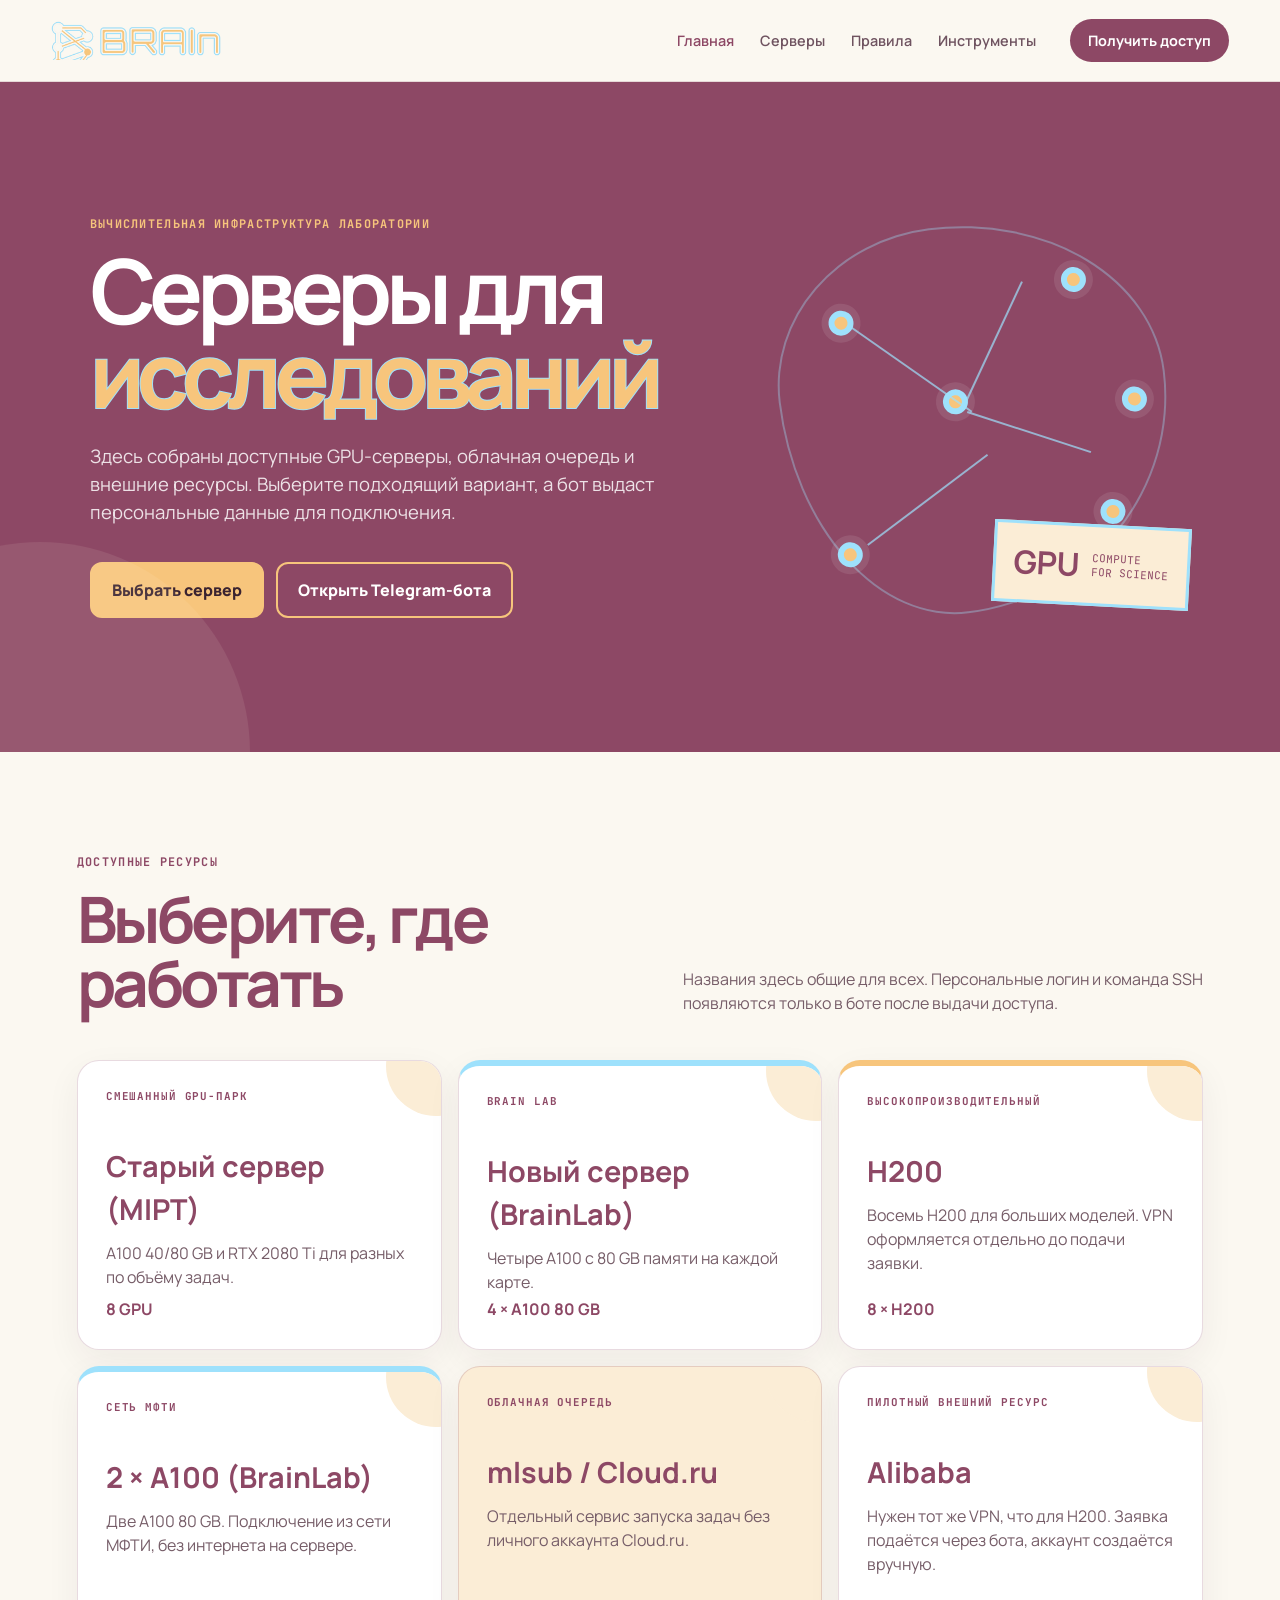
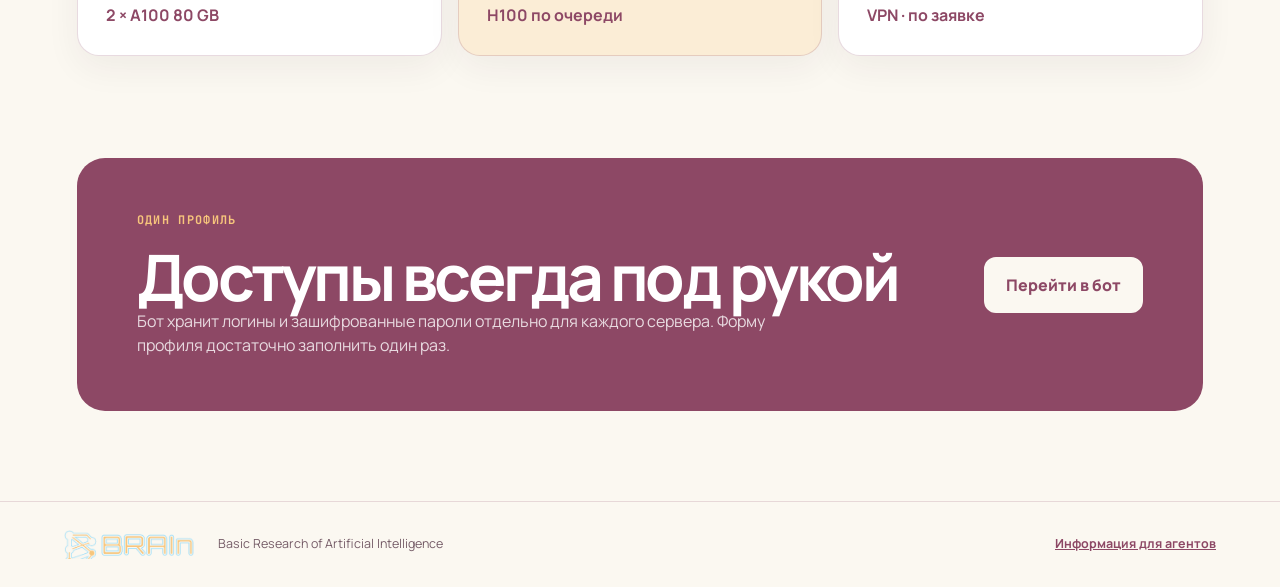
<file: index.html>
<!doctype html>
<html lang="ru">
<head>
    <meta charset="utf-8">
    <meta name="viewport" content="width=device-width,initial-scale=1">
    <meta name="description" content="Серверы и вычислительные сервисы BRAIn Lab">
    <title>Серверы BRAIn Lab</title>
    <link rel="preconnect" href="https://fonts.googleapis.com">
    <link rel="preconnect" href="https://fonts.gstatic.com" crossorigin>
    <link href="https://fonts.googleapis.com/css2?family=Manrope:wght@400;500;600;700;800&family=JetBrains+Mono:wght@500;600&display=swap" rel="stylesheet">
    <link rel="stylesheet" href="styles.css">
</head>
<body class="ops-site brand-site">
    <nav class="ops-nav">
        <a class="lab-brand" href="index.html"><img src="assets/brain_logo_notag.png" alt="BRAIn Lab"></a>
        <div class="ops-links"><a class="active" href="index.html">Главная</a><a href="servers.html">Серверы</a><a href="rules.html">Правила</a><a href="tools.html">Инструменты</a></div>
        <a class="bot-link" href="https://t.me/brainlab_server_access_bot">Получить доступ</a>
    </nav>

    <main>
        <section class="brand-hero">
            <div class="brand-hero-copy">
                <p class="brand-kicker">Вычислительная инфраструктура лаборатории</p>
                <h1>Серверы для<br><span>исследований</span></h1>
                <p>Здесь собраны доступные GPU-серверы, облачная очередь и внешние ресурсы. Выберите подходящий вариант, а бот выдаст персональные данные для подключения.</p>
                <div class="hero-actions"><a class="brand-button primary" href="servers.html">Выбрать сервер</a><a class="brand-button" href="https://t.me/brainlab_server_access_bot">Открыть Telegram-бота</a></div>
            </div>
            <div class="brand-hero-art" aria-hidden="true">
                <div class="node-map"><i></i><i></i><i></i><i></i><i></i><i></i><span class="edge e1"></span><span class="edge e2"></span><span class="edge e3"></span><span class="edge e4"></span></div>
                <div class="hero-stamp"><b>GPU</b><span>compute<br>for science</span></div>
            </div>
        </section>

        <section class="brand-resources">
            <header class="brand-section-head"><div><p class="brand-kicker">Доступные ресурсы</p><h2>Выберите, где работать</h2></div><p>Названия здесь общие для всех. Персональные логин и команда SSH появляются только в боте после выдачи доступа.</p></header>
            <div class="brand-card-grid">
                <a class="brand-card old" href="servers.html#old-server"><span>Смешанный GPU-парк</span><h3>Старый сервер (MIPT)</h3><p>A100 40/80 GB и RTX 2080 Ti для разных по объёму задач.</p><b>8 GPU</b></a>
                <a class="brand-card fresh" href="servers.html#new-server"><span>BRAIn Lab</span><h3>Новый сервер (BrainLab)</h3><p>Четыре A100 с 80 GB памяти на каждой карте.</p><b>4 × A100 80 GB</b></a>
                <a class="brand-card h200" href="servers.html#h200"><span>Высокопроизводительный</span><h3>H200</h3><p>Восемь H200 для больших моделей. VPN оформляется отдельно до подачи заявки.</p><b>8 × H200</b></a>
                <a class="brand-card fresh" href="servers.html#two-a100"><span>Сеть МФТИ</span><h3>2 × A100 (BrainLab)</h3><p>Две A100 80 GB. Подключение из сети МФТИ, без интернета на сервере.</p><b>2 × A100 80 GB</b></a>
                <a class="brand-card cloud" href="servers.html#mlsub"><span>Облачная очередь</span><h3>mlsub / Cloud.ru</h3><p>Отдельный сервис запуска задач без личного аккаунта Cloud.ru.</p><b>H100 по очереди</b></a>
                <a class="brand-card" href="servers.html#alibaba-ascend"><span>Пилотный внешний ресурс</span><h3>Alibaba</h3><p>Нужен тот же VPN, что для H200. Заявка подаётся через бота, аккаунт создаётся вручную.</p><b>VPN · по заявке</b></a>
            </div>
        </section>

        <section class="brand-bot-band"><div><p class="brand-kicker">Один профиль</p><h2>Доступы всегда под рукой</h2><p>Бот хранит логины и зашифрованные пароли отдельно для каждого сервера. Форму профиля достаточно заполнить один раз.</p></div><a class="brand-button light" href="https://t.me/brainlab_server_access_bot">Перейти в бот</a></section>
    </main>
    <footer class="brand-footer"><img src="assets/brain_logo_notag.png" alt="BRAIn Lab"><span>Basic Research of Artificial Intelligence</span><a href="llms.txt">Информация для агентов</a></footer>
</body>
</html>
</file>
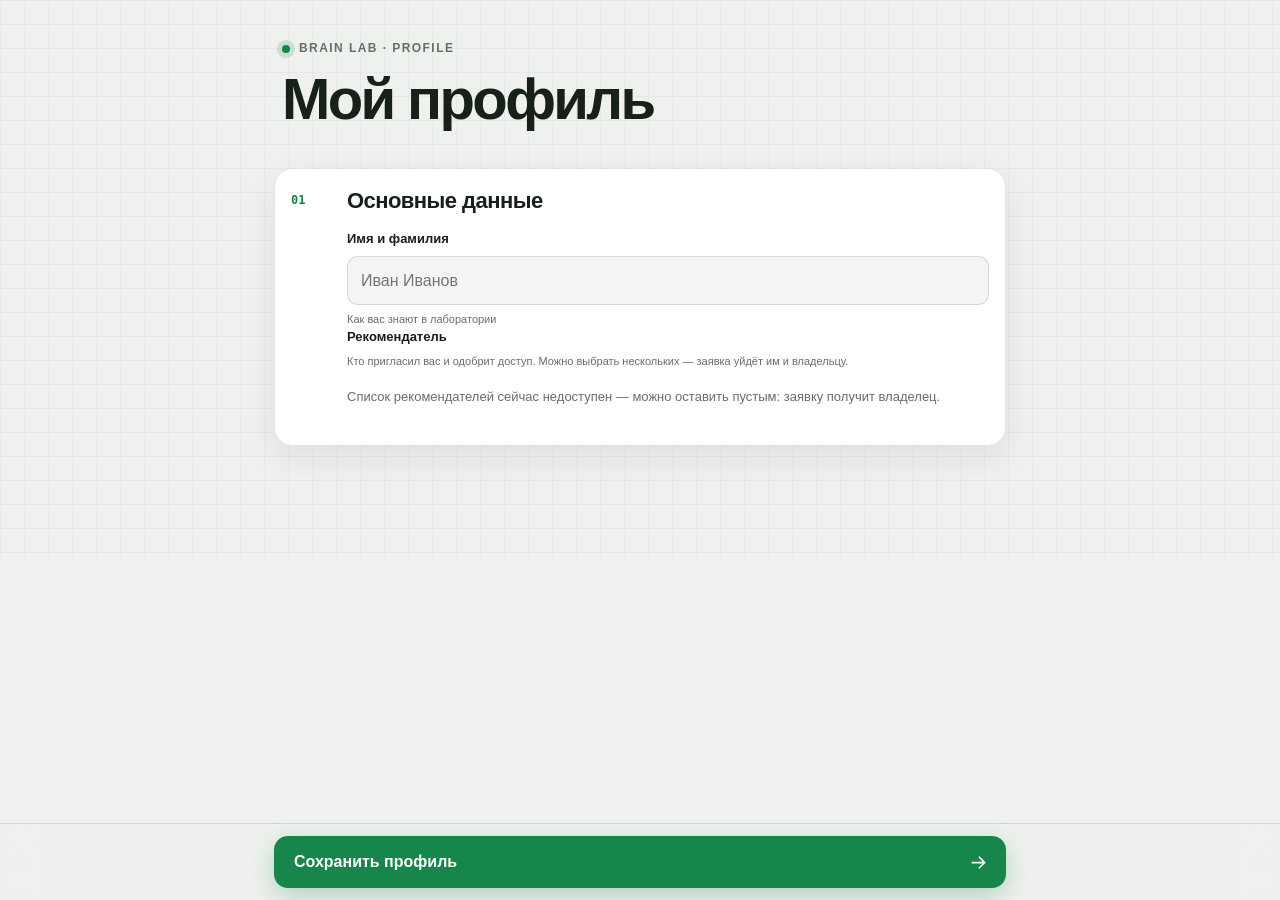
<file: access-form.html>
<!DOCTYPE html>
<html lang="ru">
<head>
    <meta charset="UTF-8">
    <meta name="viewport" content="width=device-width, initial-scale=1, viewport-fit=cover">
    <meta name="color-scheme" content="light dark">
    <title>BRAIn Lab — мой профиль</title>
    <link rel="stylesheet" href="access-form.css">
    <script src="https://telegram.org/js/telegram-web-app.js"></script>
</head>
<body>
    <main class="shell shell-compact">
        <header class="form-header">
            <div class="eyebrow"><span class="status-dot"></span>BRAIn Lab · Profile</div>
            <h1>Мой профиль</h1>
        </header>

        <form id="access-form" novalidate>
            <section class="form-section" aria-labelledby="identity-title">
                <div class="section-number">01</div>
                <div class="section-content">
                    <h2 id="identity-title">Основные данные</h2>
                    <div class="field-grid">
                        <label class="field field-wide">
                            <span>Имя и фамилия</span>
                            <input id="full-name" name="full_name" type="text" autocomplete="name" maxlength="120" placeholder="Иван Иванов" required>
                            <small>Как вас знают в лаборатории</small>
                        </label>
                    </div>

                    <label class="field field-wide">
                        <span>Рекомендатель</span>
                        <small>Кто пригласил вас и одобрит доступ. Можно выбрать нескольких — заявка уйдёт им и владельцу.</small>
                    </label>
                    <div class="server-grid" id="recommender-grid" role="group" aria-label="Рекомендатели"></div>
                    <p class="section-hint" id="recommender-empty" hidden>Список рекомендателей сейчас недоступен — можно оставить пустым: заявку получит владелец.</p>
                </div>
            </section>

            <div id="form-error" class="form-error" role="alert" hidden></div>

            <div class="submit-dock">
                <button id="submit-button" class="submit-button" type="submit">
                    <span>Сохранить профиль</span>
                    <svg viewBox="0 0 24 24" aria-hidden="true"><path d="M5 12h14M13 6l6 6-6 6"/></svg>
                </button>
            </div>
        </form>
    </main>
    <script src="access-form.js?v=recommender-picker-20261102"></script>
</body>
</html>
</file>
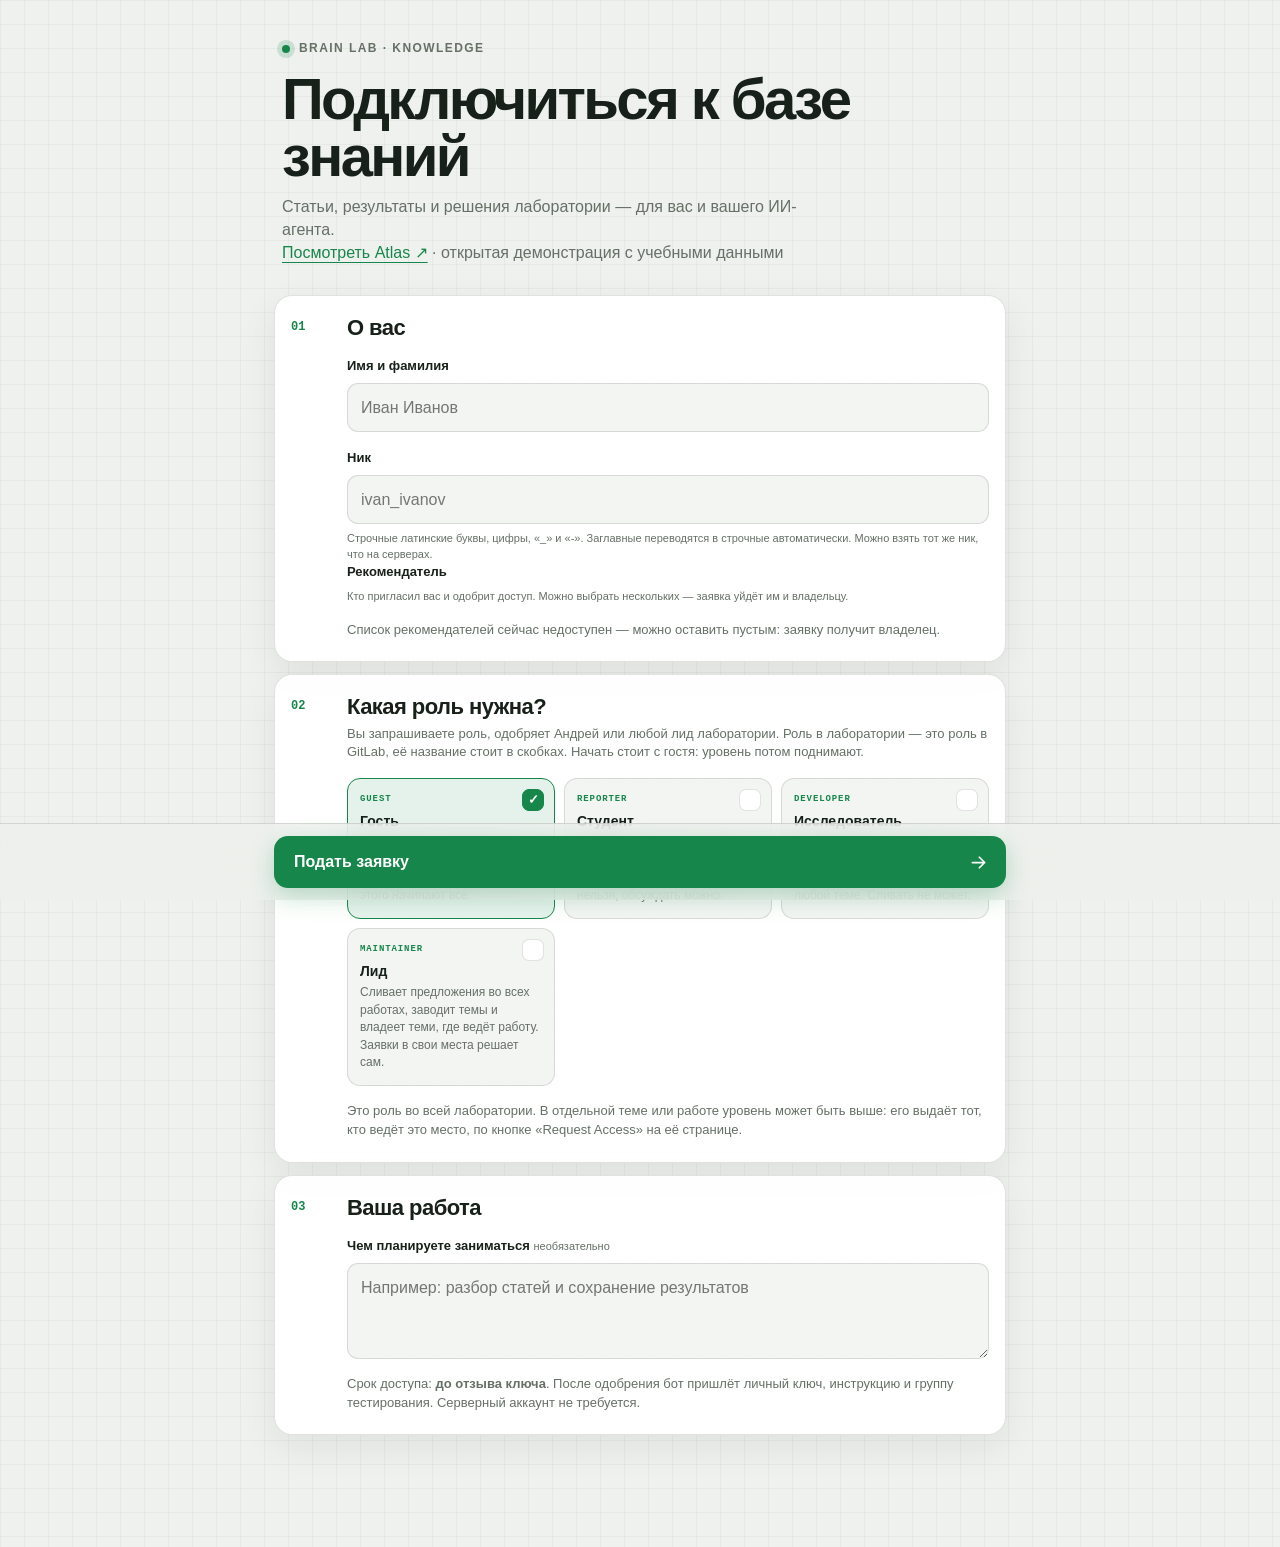
<file: mcp-form.html>
<!DOCTYPE html>
<html lang="ru">
<head>
    <meta charset="UTF-8">
    <meta name="viewport" content="width=device-width, initial-scale=1, viewport-fit=cover">
    <meta name="color-scheme" content="light dark">
    <title>BRAIn Lab — доступ к базе знаний</title>
    <link rel="stylesheet" href="access-form.css?v=roles-20261018">
    <style>
        .form-header a { color: var(--accent); text-underline-offset: 4px; }
        .server-card small { font-size: 12px; line-height: 1.45; }
        .server-grid + .section-hint, .field + .section-hint { margin: 16px 0 0; }
        .server-card:focus-within { outline: 2px solid var(--accent); outline-offset: 3px; }
    </style>
    <script src="https://telegram.org/js/telegram-web-app.js"></script>
</head>
<body>
    <main class="shell">
        <header class="form-header">
            <div class="eyebrow"><span class="status-dot"></span>BRAIn Lab · Knowledge</div>
            <h1>Подключиться к базе знаний</h1>
            <p>Статьи, результаты и решения лаборатории — для вас и вашего ИИ-агента.</p>
            <p><a href="https://brain-lab-research.github.io/claude-brainlab/lab-showcase/#memory" target="_blank" rel="noopener noreferrer">Посмотреть Atlas ↗</a> · открытая демонстрация с учебными данными</p>
        </header>
        <form id="server-form" novalidate>
            <section class="form-section" aria-labelledby="profile-title">
                <div class="section-number">01</div>
                <div class="section-content">
                    <h2 id="profile-title">О вас</h2>
                    <div class="field-grid">
                        <label class="field field-wide"><span>Имя и фамилия</span>
                            <input id="full-name" autocomplete="name" maxlength="120" placeholder="Иван Иванов" required>
                        </label>
                        <label class="field field-wide"><span>Ник</span>
                            <input id="username" autocapitalize="none" autocomplete="username" spellcheck="false" maxlength="32" pattern="[a-z_][a-z0-9_\-]{0,31}" placeholder="ivan_ivanov" required>
                            <small>Строчные латинские буквы, цифры, «_» и «-». Заглавные переводятся в строчные автоматически. Можно взять тот же ник, что на серверах.</small>
                        </label>
                    </div>
                    <label class="field field-wide"><span>Рекомендатель</span>
                        <small>Кто пригласил вас и одобрит доступ. Можно выбрать нескольких — заявка уйдёт им и владельцу.</small>
                    </label>
                    <div class="server-grid" id="recommender-grid" role="group" aria-label="Рекомендатели"></div>
                    <p class="section-hint" id="recommender-empty" hidden>Список рекомендателей сейчас недоступен — можно оставить пустым: заявку получит владелец.</p>
                </div>
            </section>
            <section class="form-section" aria-labelledby="role-title">
                <div class="section-number">02</div>
                <div class="section-content">
                    <h2 id="role-title">Какая роль нужна?</h2>
                    <p class="section-hint">Вы запрашиваете роль, одобряет Андрей или любой лид лаборатории. Роль в лаборатории — это роль в GitLab, её название стоит в скобках. Начать стоит с гостя: уровень потом поднимают.</p>
                    <div class="server-grid">
                        <label class="server-card"><input type="radio" name="role" value="guest" checked>
                            <span class="server-check" aria-hidden="true">✓</span><span class="server-kicker">GUEST</span>
                            <b>Гость</b><small>Видит дерево направлений, тем и работ и всю литературу. Содержимое работ закрыто. С этого начинают все.</small>
                        </label>
                        <label class="server-card"><input type="radio" name="role" value="reporter">
                            <span class="server-check" aria-hidden="true">✓</span><span class="server-kicker">REPORTER</span>
                            <b>Студент</b><small>Читает все работы целиком: утверждения, прогоны, рукописи, обсуждения. Писать нельзя, обсуждать можно.</small>
                        </label>
                        <label class="server-card"><input type="radio" name="role" value="developer">
                            <span class="server-check" aria-hidden="true">✓</span><span class="server-kicker">DEVELOPER</span>
                            <b>Исследователь</b><small>Права студента плюс работа: ветки и предложения в любой работе, свои новые работы в любой теме. Сливать не может.</small>
                        </label>
                        <label class="server-card"><input type="radio" name="role" value="lead">
                            <span class="server-check" aria-hidden="true">✓</span><span class="server-kicker">MAINTAINER</span>
                            <b>Лид</b><small>Сливает предложения во всех работах, заводит темы и владеет теми, где ведёт работу. Заявки в свои места решает сам.</small>
                        </label>
                    </div>
                    <p class="section-hint">Это роль во всей лаборатории. В отдельной теме или работе уровень может быть выше: его выдаёт тот, кто ведёт это место, по кнопке «Request Access» на её странице.</p>
                </div>
            </section>
            <section class="form-section" aria-labelledby="work-title">
                <div class="section-number">03</div>
                <div class="section-content">
                    <h2 id="work-title">Ваша работа</h2>
                    <label class="field"><span>Чем планируете заниматься <i>необязательно</i></span>
                        <textarea id="activity" maxlength="500" rows="3" placeholder="Например: разбор статей и сохранение результатов"></textarea>
                    </label>
                    <p class="section-hint">Срок доступа: <b>до отзыва ключа</b>. После одобрения бот пришлёт личный ключ, инструкцию и группу тестирования. Серверный аккаунт не требуется.</p>
                </div>
            </section>
            <div id="form-error" class="form-error" role="alert" hidden></div>
            <div class="submit-dock"><button id="submit-button" class="submit-button" type="submit">
                <span>Подать заявку</span><svg viewBox="0 0 24 24" aria-hidden="true"><path d="M5 12h14M13 6l6 6-6 6"/></svg>
            </button></div>
        </form>
    </main>
    <script src="mcp-form.js?v=recommender-picker-20261102"></script>
</body>
</html>
</file>
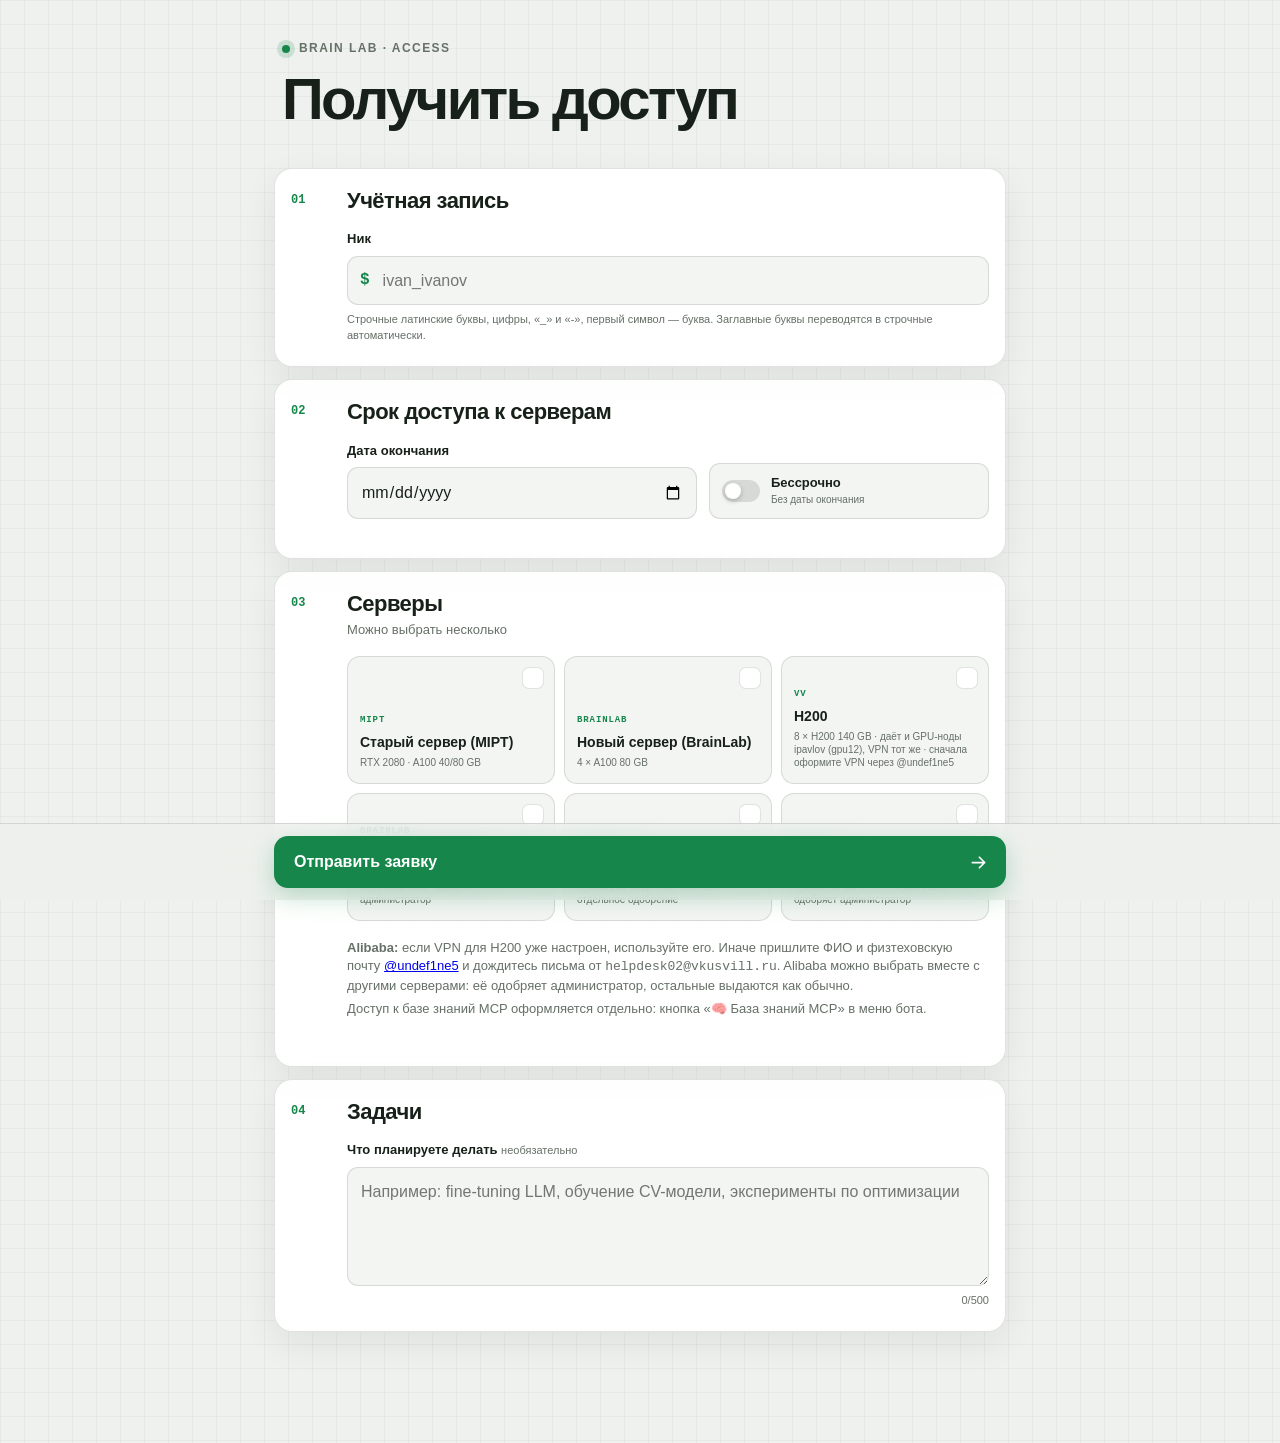
<file: server-form.html>
<!DOCTYPE html>
<html lang="ru">
<head>
    <meta charset="UTF-8">
    <meta name="viewport" content="width=device-width, initial-scale=1, viewport-fit=cover">
    <meta name="color-scheme" content="light dark">
    <title>BRAIn Lab — доступы</title>
    <link rel="stylesheet" href="access-form.css?v=access-cleanup-20261001">
    <script src="https://telegram.org/js/telegram-web-app.js"></script>
</head>
<body>
    <main class="shell">
        <header class="form-header">
            <div class="eyebrow"><span class="status-dot"></span>BRAIn Lab · Access</div>
            <h1>Получить доступ</h1>
        </header>

        <form id="server-form" novalidate>
            <section class="form-section" aria-labelledby="account-title">
                <div class="section-number">01</div>
                <div class="section-content">
                    <h2 id="account-title">Учётная запись</h2>
                    <label class="field">
                        <span>Ник</span>
                        <div class="input-prefix"><b>$</b><input id="server-username" name="server_username" type="text" autocapitalize="none" autocomplete="off" spellcheck="false" maxlength="32" pattern="[a-z_][a-z0-9_\-]{0,31}" placeholder="ivan_ivanov" required></div>
                        <small>Строчные латинские буквы, цифры, «_» и «-», первый символ — буква. Заглавные буквы переводятся в строчные автоматически.</small>
                    </label>
                </div>
            </section>

            <section class="form-section" aria-labelledby="term-title">
                <div class="section-number">02</div>
                <div class="section-content">
                    <h2 id="term-title">Срок доступа к серверам</h2>
                    <div class="term-control">
                        <label class="field date-field">
                            <span>Дата окончания</span>
                            <input id="access-date" name="access_date" type="date">
                        </label>
                        <label class="switch-card">
                            <input id="indefinite" name="indefinite" type="checkbox">
                            <span class="switch" aria-hidden="true"></span>
                            <span><b>Бессрочно</b><small>Без даты окончания</small></span>
                        </label>
                    </div>
                    <p class="field-error" id="term-error" role="alert"></p>
                </div>
            </section>

            <section class="form-section" aria-labelledby="servers-title">
                <div class="section-number">03</div>
                <div class="section-content">
                    <h2 id="servers-title">Серверы</h2>
                    <p class="section-hint">Можно выбрать несколько</p>
                    <div class="server-grid">
                        <label class="server-card">
                            <input type="checkbox" name="servers" value="shkodnik_opt">
                            <span class="server-check" aria-hidden="true">✓</span>
                            <span class="server-kicker">MIPT</span>
                            <b>Старый сервер (MIPT)</b>
                            <small>RTX 2080 · A100 40/80 GB</small>
                        </label>
                        <label class="server-card">
                            <input type="checkbox" name="servers" value="brain_lab">
                            <span class="server-check" aria-hidden="true">✓</span>
                            <span class="server-kicker">BRAINLAB</span>
                            <b>Новый сервер (BrainLab)</b>
                            <small>4 × A100 80 GB</small>
                        </label>
                        <label class="server-card">
                            <input type="checkbox" name="servers" value="vv_h200">
                            <span class="server-check" aria-hidden="true">✓</span>
                            <span class="server-kicker">VV</span>
                            <b>H200</b>
                            <small>8 × H200 140 GB · даёт и GPU-ноды ipavlov (gpu12), VPN тот же · сначала оформите VPN через @undef1ne5</small>
                        </label>
                        <label class="server-card">
                            <input type="checkbox" name="servers" value="2_a100_brain">
                            <span class="server-check" aria-hidden="true">✓</span>
                            <span class="server-kicker">BRAINLAB</span>
                            <b>2 × A100 (BrainLab)</b>
                            <small>2 × A100 80 GB · только сеть МФТИ, без интернета · одобряет администратор</small>
                        </label>
                        <label class="server-card service-card">
                            <input type="checkbox" name="servers" value="mlsub">
                            <span class="server-check" aria-hidden="true">✓</span>
                            <span class="server-kicker">CLOUD.RU</span>
                            <b>mlsub</b>
                            <small>Нужен уже выданный BrainLab · отдельное одобрение</small>
                        </label>
                        <label class="server-card service-card">
                            <input type="checkbox" name="servers" value="alibaba_ascend">
                            <span class="server-check" aria-hidden="true">✓</span>
                            <span class="server-kicker">PILOT</span>
                            <b>Alibaba</b>
                            <small>Нужен тот же VPN, что для H200 · одобряет администратор</small>
                        </label>
                    </div>
                    <p class="section-hint"><b>Alibaba:</b> если VPN для H200 уже настроен, используйте его. Иначе пришлите ФИО и физтеховскую почту <a href="https://t.me/undef1ne5">@undef1ne5</a> и дождитесь письма от <code>helpdesk02@vkusvill.ru</code>. Alibaba можно выбрать вместе с другими серверами: её одобряет администратор, остальные выдаются как обычно.</p>
                    <p class="section-hint">Доступ к базе знаний MCP оформляется отдельно: кнопка «🧠 База знаний MCP» в меню бота.</p>                    <p class="field-error" id="servers-error" role="alert"></p>
                </div>
            </section>

            <section class="form-section" aria-labelledby="activity-title">
                <div class="section-number">04</div>
                <div class="section-content">
                    <h2 id="activity-title">Задачи</h2>
                    <label class="field">
                        <span>Что планируете делать <i>необязательно</i></span>
                        <textarea id="activity" name="activity" maxlength="500" rows="4" placeholder="Например: fine-tuning LLM, обучение CV-модели, эксперименты по оптимизации"></textarea>
                        <small class="counter"><span id="activity-count">0</span>/500</small>
                    </label>
                </div>
            </section>

            <div id="form-error" class="form-error" role="alert" hidden></div>

            <div class="submit-dock">
                <button id="submit-button" class="submit-button" type="submit">
                    <span>Отправить заявку</span>
                    <svg viewBox="0 0 24 24" aria-hidden="true"><path d="M5 12h14M13 6l6 6-6 6"/></svg>
                </button>
            </div>
        </form>
    </main>
    <script src="server-form.js?v=access-cleanup-20261001"></script>
</body>
</html>
</file>
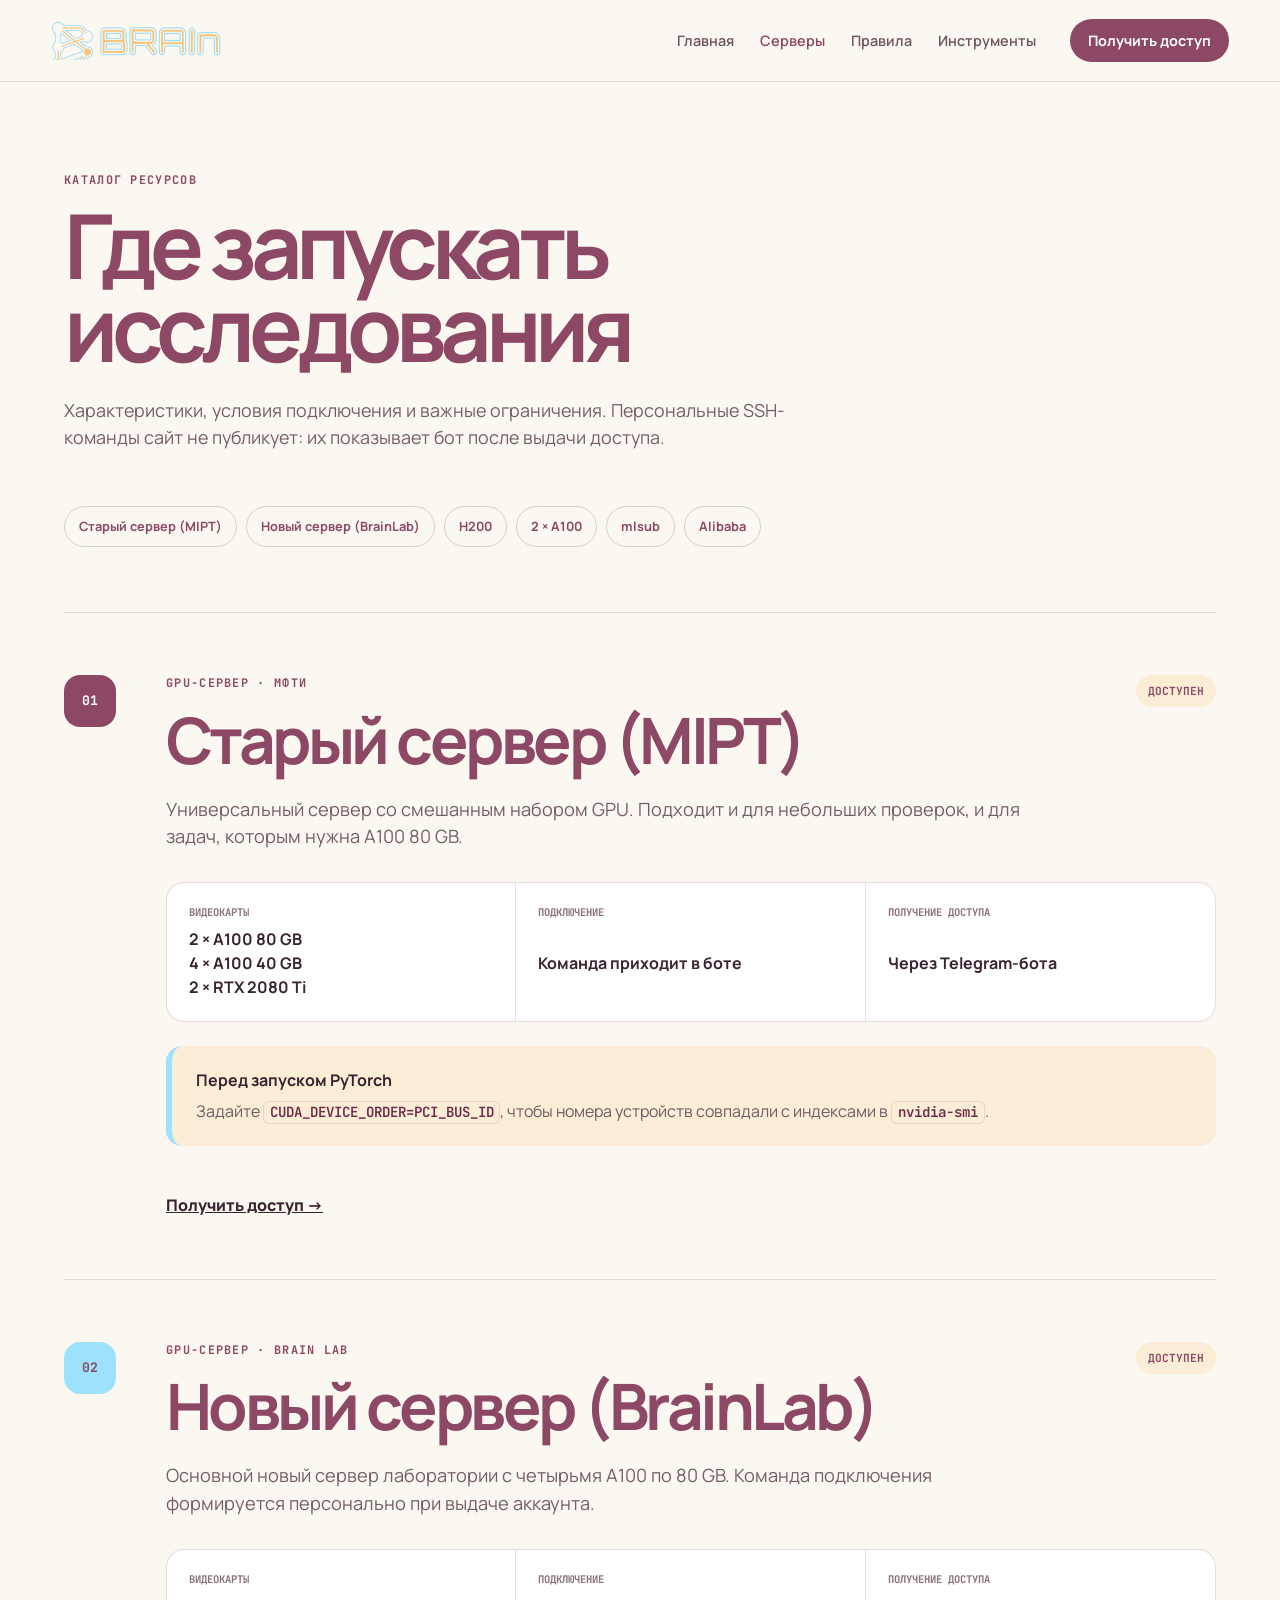
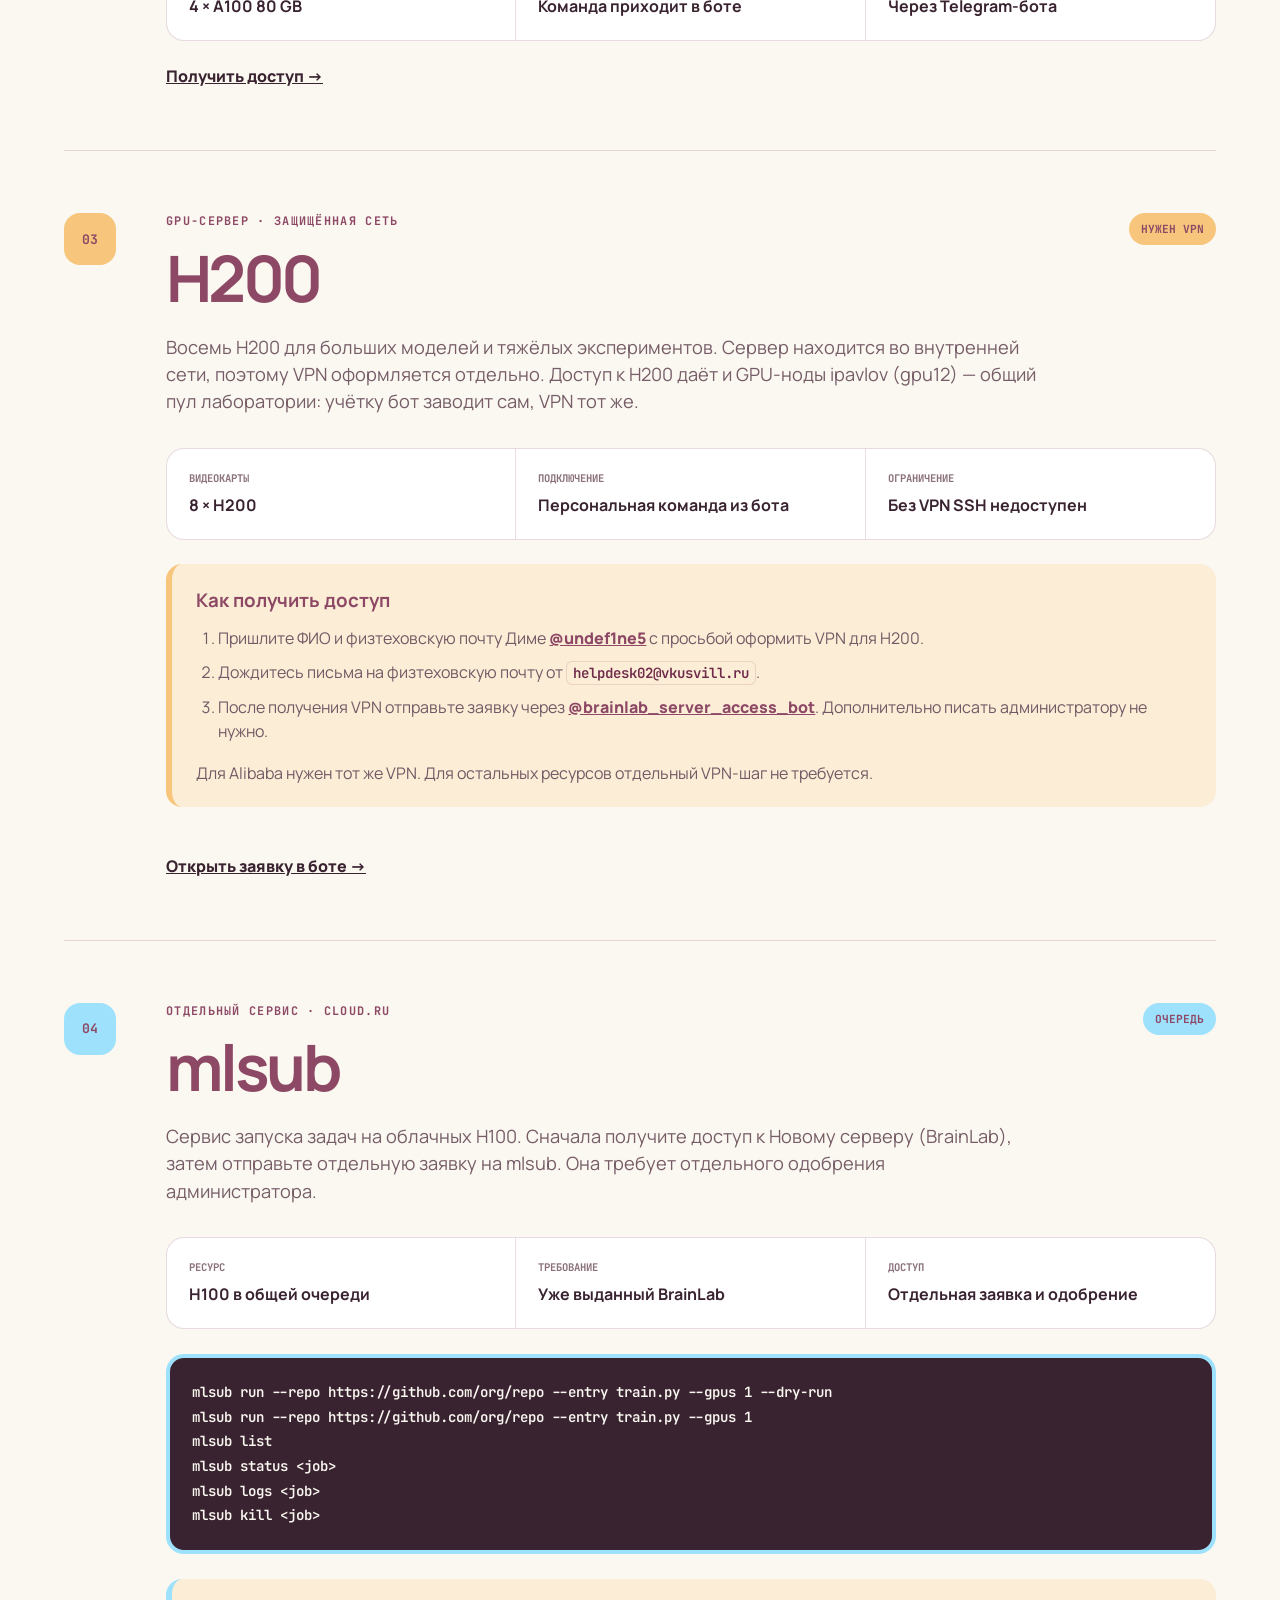
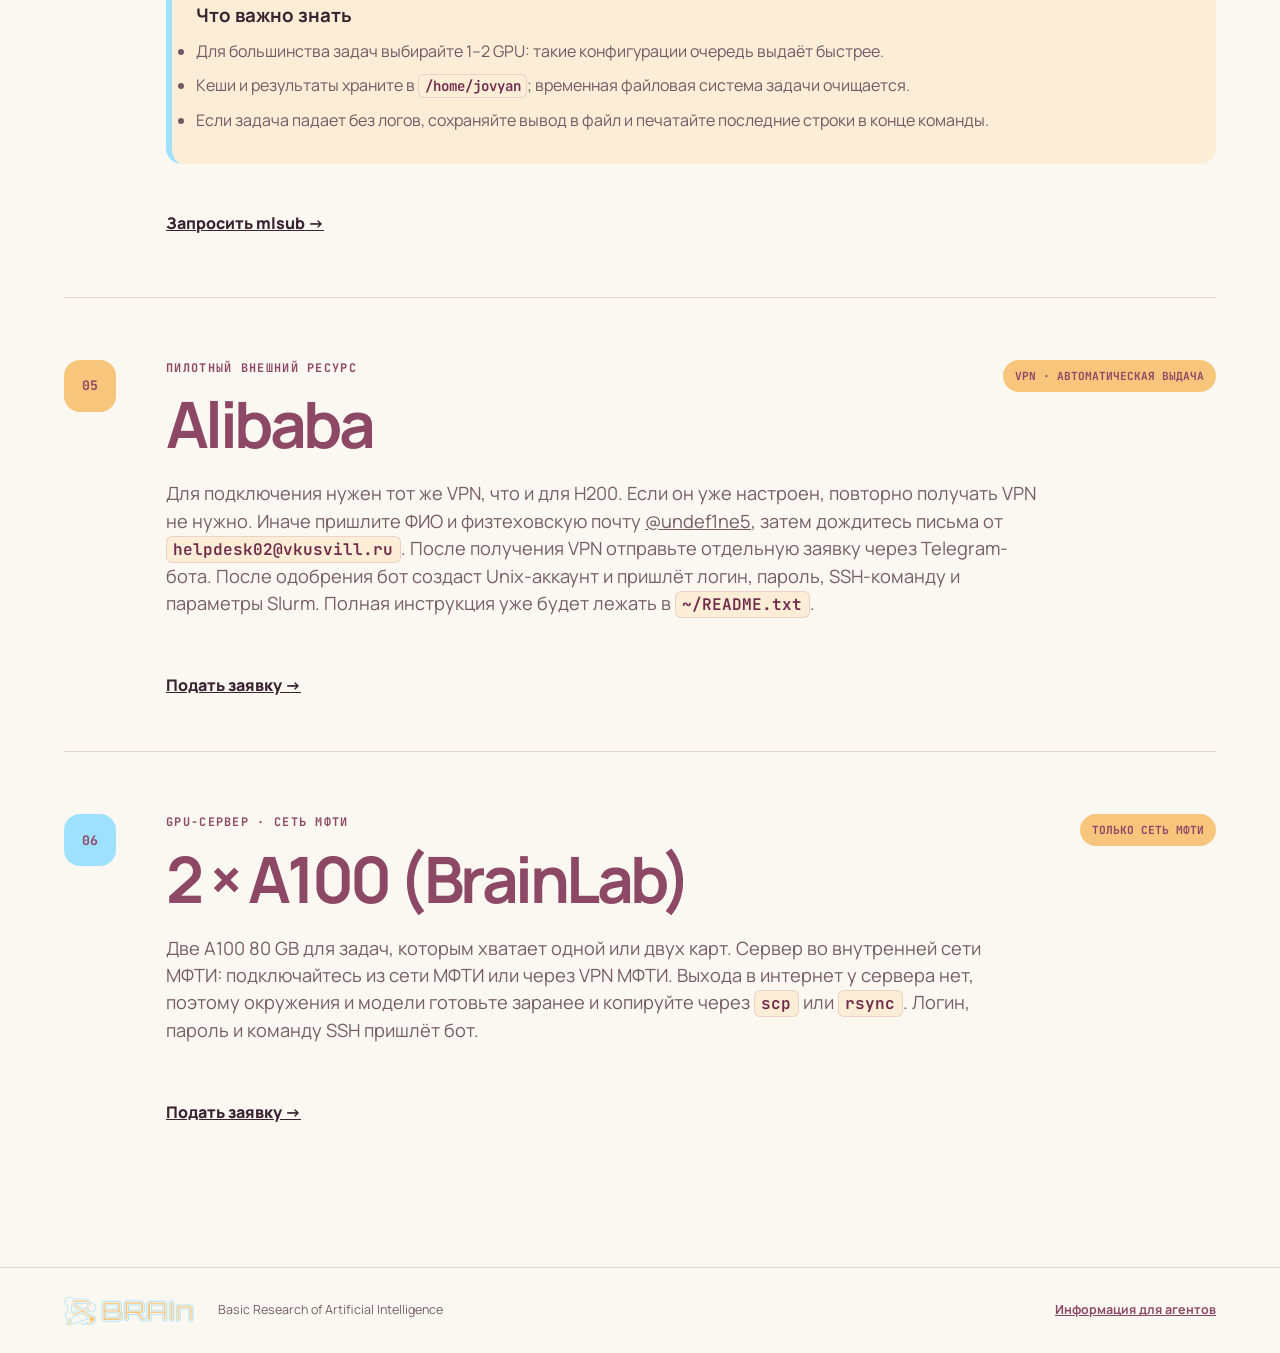
<file: servers.html>
<!doctype html>
<html lang="ru">
<head>
    <meta charset="utf-8"><meta name="viewport" content="width=device-width,initial-scale=1">
    <meta name="description" content="Подробные инструкции по серверам BRAIn Lab"><title>Серверы — BRAIn Lab</title>
    <link rel="preconnect" href="https://fonts.googleapis.com"><link rel="preconnect" href="https://fonts.gstatic.com" crossorigin>
    <link href="https://fonts.googleapis.com/css2?family=Manrope:wght@400;500;600;700;800&family=JetBrains+Mono:wght@500;600&display=swap" rel="stylesheet"><link rel="stylesheet" href="styles.css">
</head>
<body class="ops-site brand-site">
    <nav class="ops-nav"><a class="lab-brand" href="index.html"><img src="assets/brain_logo_notag.png" alt="BRAIn Lab"></a><div class="ops-links"><a href="index.html">Главная</a><a class="active" href="servers.html">Серверы</a><a href="rules.html">Правила</a><a href="tools.html">Инструменты</a></div><a class="bot-link" href="https://t.me/brainlab_server_access_bot">Получить доступ</a></nav>
    <main class="brand-catalog">
        <header class="brand-catalog-head"><p class="brand-kicker">Каталог ресурсов</p><h1>Где запускать<br>исследования</h1><p>Характеристики, условия подключения и важные ограничения. Персональные SSH-команды сайт не публикует: их показывает бот после выдачи доступа.</p></header>
        <nav class="brand-anchor-nav" aria-label="Список ресурсов"><a href="#old-server">Старый сервер (MIPT)</a><a href="#new-server">Новый сервер (BrainLab)</a><a href="#h200">H200</a><a href="#two-a100">2 × A100</a><a href="#mlsub">mlsub</a><a href="#alibaba-ascend">Alibaba</a></nav>

        <section class="brand-detail" id="old-server"><div class="detail-badge">01</div><div><header><div><p class="brand-kicker">GPU-сервер · МФТИ</p><h2>Старый сервер (MIPT)</h2></div><span class="brand-status">Доступен</span></header><p class="detail-lead">Универсальный сервер со смешанным набором GPU. Подходит и для небольших проверок, и для задач, которым нужна A100 80 GB.</p><div class="brand-specs"><div><span>Видеокарты</span><b>2 × A100 80 GB<br>4 × A100 40 GB<br>2 × RTX 2080 Ti</b></div><div><span>Подключение</span><b>Команда приходит в боте</b></div><div><span>Получение доступа</span><b>Через Telegram-бота</b></div></div><aside class="brand-note"><b>Перед запуском PyTorch</b><p>Задайте <code>CUDA_DEVICE_ORDER=PCI_BUS_ID</code>, чтобы номера устройств совпадали с индексами в <code>nvidia-smi</code>.</p></aside><a class="text-action" href="https://t.me/brainlab_server_access_bot">Получить доступ →</a></div></section>

        <section class="brand-detail" id="new-server"><div class="detail-badge blue">02</div><div><header><div><p class="brand-kicker">GPU-сервер · BRAIn Lab</p><h2>Новый сервер (BrainLab)</h2></div><span class="brand-status">Доступен</span></header><p class="detail-lead">Основной новый сервер лаборатории с четырьмя A100 по 80 GB. Команда подключения формируется персонально при выдаче аккаунта.</p><div class="brand-specs"><div><span>Видеокарты</span><b>4 × A100 80 GB</b></div><div><span>Подключение</span><b>Команда приходит в боте</b></div><div><span>Получение доступа</span><b>Через Telegram-бота</b></div></div><a class="text-action" href="https://t.me/brainlab_server_access_bot">Получить доступ →</a></div></section>

        <section class="brand-detail" id="h200"><div class="detail-badge apricot">03</div><div><header><div><p class="brand-kicker">GPU-сервер · защищённая сеть</p><h2>H200</h2></div><span class="brand-status warn">Нужен VPN</span></header><p class="detail-lead">Восемь H200 для больших моделей и тяжёлых экспериментов. Сервер находится во внутренней сети, поэтому VPN оформляется отдельно. Доступ к H200 даёт и GPU-ноды ipavlov (gpu12) — общий пул лаборатории: учётку бот заводит сам, VPN тот же.</p><div class="brand-specs"><div><span>Видеокарты</span><b>8 × H200</b></div><div><span>Подключение</span><b>Персональная команда из бота</b></div><div><span>Ограничение</span><b>Без VPN SSH недоступен</b></div></div><aside class="brand-guide vpn-steps"><h3>Как получить доступ</h3><ol><li>Пришлите ФИО и физтеховскую почту Диме <a href="https://t.me/undef1ne5">@undef1ne5</a> с просьбой оформить VPN для H200.</li><li>Дождитесь письма на физтеховскую почту от <code>helpdesk02@vkusvill.ru</code>.</li><li>После получения VPN отправьте заявку через <a href="https://t.me/brainlab_server_access_bot">@brainlab_server_access_bot</a>. Дополнительно писать администратору не нужно.</li></ol><p>Для Alibaba нужен тот же VPN. Для остальных ресурсов отдельный VPN-шаг не требуется.</p></aside><a class="text-action" href="https://t.me/brainlab_server_access_bot">Открыть заявку в боте →</a></div></section>

        <section class="brand-detail" id="mlsub"><div class="detail-badge blue">04</div><div><header><div><p class="brand-kicker">Отдельный сервис · Cloud.ru</p><h2>mlsub</h2></div><span class="brand-status blue">Очередь</span></header><p class="detail-lead">Сервис запуска задач на облачных H100. Сначала получите доступ к Новому серверу (BrainLab), затем отправьте отдельную заявку на mlsub. Она требует отдельного одобрения администратора.</p><div class="brand-specs"><div><span>Ресурс</span><b>H100 в общей очереди</b></div><div><span>Требование</span><b>Уже выданный BrainLab</b></div><div><span>Доступ</span><b>Отдельная заявка и одобрение</b></div></div><pre class="brand-code"><code>mlsub run --repo https://github.com/org/repo --entry train.py --gpus 1 --dry-run
mlsub run --repo https://github.com/org/repo --entry train.py --gpus 1
mlsub list
mlsub status &lt;job&gt;
mlsub logs &lt;job&gt;
mlsub kill &lt;job&gt;</code></pre><div class="brand-guide"><h3>Что важно знать</h3><ul><li>Для большинства задач выбирайте 1–2 GPU: такие конфигурации очередь выдаёт быстрее.</li><li>Кеши и результаты храните в <code>/home/jovyan</code>; временная файловая система задачи очищается.</li><li>Если задача падает без логов, сохраняйте вывод в файл и печатайте последние строки в конце команды.</li></ul></div><a class="text-action" href="https://t.me/brainlab_server_access_bot">Запросить mlsub →</a></div></section>

        <section class="brand-detail compact" id="alibaba-ascend"><div class="detail-badge apricot">05</div><div><header><div><p class="brand-kicker">Пилотный внешний ресурс</p><h2>Alibaba</h2></div><span class="brand-status warn">VPN · автоматическая выдача</span></header><p class="detail-lead">Для подключения нужен тот же VPN, что и для H200. Если он уже настроен, повторно получать VPN не нужно. Иначе пришлите ФИО и физтеховскую почту <a href="https://t.me/undef1ne5">@undef1ne5</a>, затем дождитесь письма от <code>helpdesk02@vkusvill.ru</code>. После получения VPN отправьте отдельную заявку через Telegram-бота. После одобрения бот создаст Unix-аккаунт и пришлёт логин, пароль, SSH-команду и параметры Slurm. Полная инструкция уже будет лежать в <code>~/README.txt</code>.</p><a class="text-action" href="https://t.me/brainlab_server_access_bot">Подать заявку →</a></div></section>
        <section class="brand-detail compact" id="two-a100"><div class="detail-badge blue">06</div><div><header><div><p class="brand-kicker">GPU-сервер · сеть МФТИ</p><h2>2 × A100 (BrainLab)</h2></div><span class="brand-status warn">Только сеть МФТИ</span></header><p class="detail-lead">Две A100 80 GB для задач, которым хватает одной или двух карт. Сервер во внутренней сети МФТИ: подключайтесь из сети МФТИ или через VPN МФТИ. Выхода в интернет у сервера нет, поэтому окружения и модели готовьте заранее и копируйте через <code>scp</code> или <code>rsync</code>. Логин, пароль и команду SSH пришлёт бот.</p><a class="text-action" href="https://t.me/brainlab_server_access_bot">Подать заявку →</a></div></section>
    </main>
    <footer class="brand-footer"><img src="assets/brain_logo_notag.png" alt="BRAIn Lab"><span>Basic Research of Artificial Intelligence</span><a href="llms.txt">Информация для агентов</a></footer>
</body></html>
</file>
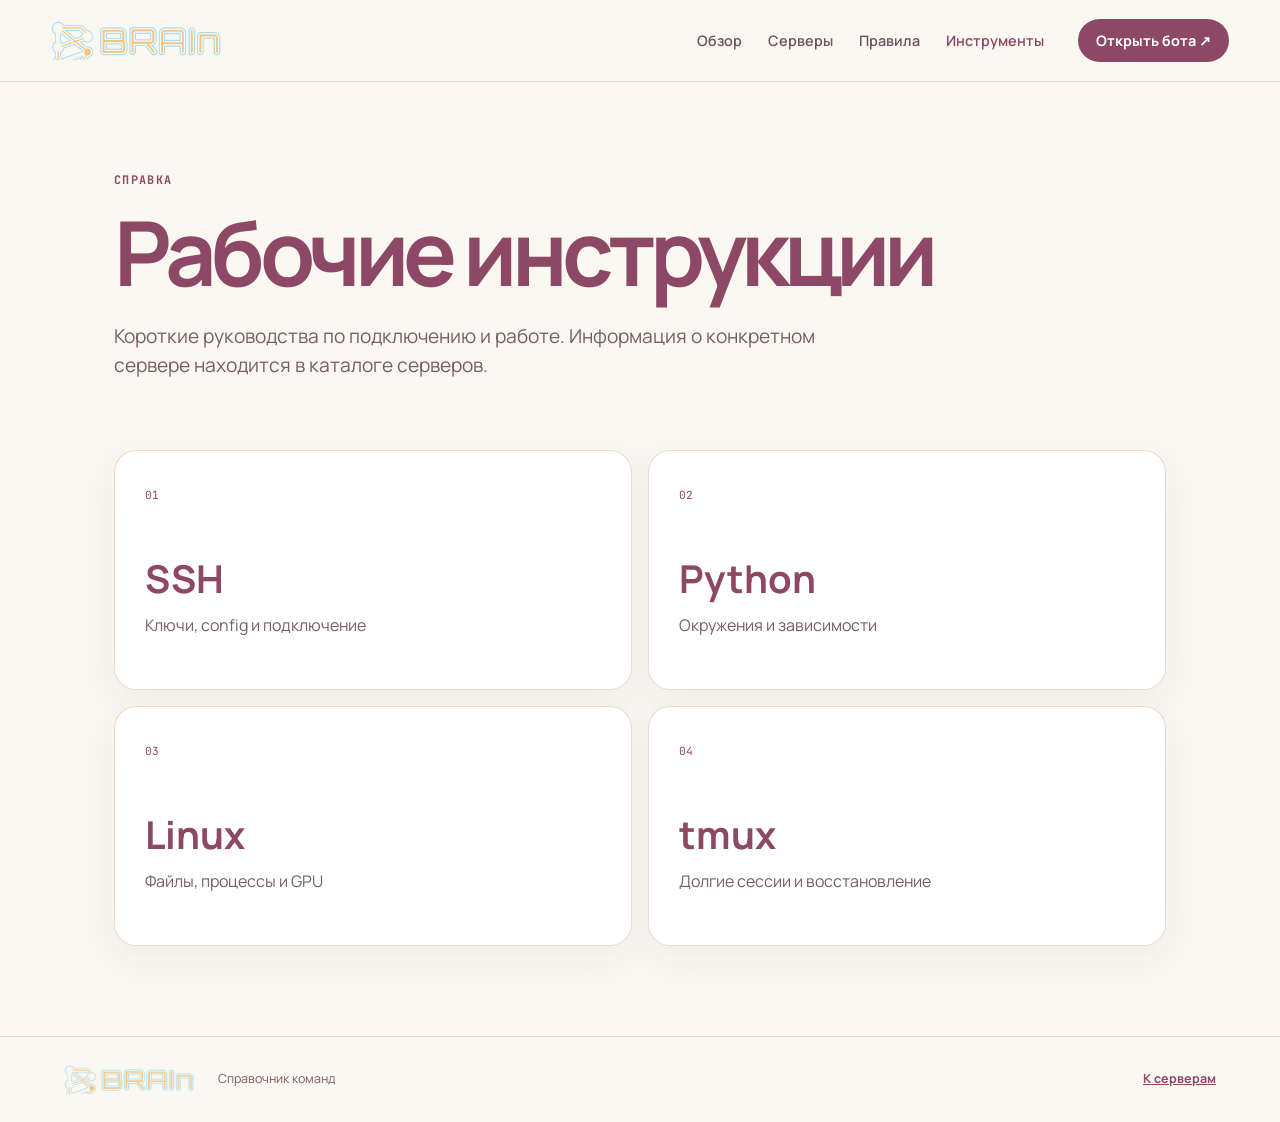
<file: tools.html>
<!doctype html><html lang="ru"><head><meta charset="utf-8"><meta name="viewport" content="width=device-width,initial-scale=1"><title>Инструменты — BRAIn Lab</title><link rel="preconnect" href="https://fonts.googleapis.com"><link rel="preconnect" href="https://fonts.gstatic.com" crossorigin><link href="https://fonts.googleapis.com/css2?family=Manrope:wght@400;500;600;700;800&family=JetBrains+Mono:wght@500;600&display=swap" rel="stylesheet"><link rel="stylesheet" href="styles.css"></head>
<body class="ops-site brand-site"><nav class="ops-nav"><a class="lab-brand" href="index.html"><img src="assets/brain_logo_notag.png" alt="BRAIn Lab"></a><div class="ops-links"><a href="index.html">Обзор</a><a href="servers.html">Серверы</a><a href="rules.html">Правила</a><a class="active" href="tools.html">Инструменты</a></div><a class="bot-link" href="https://t.me/brainlab_server_access_bot">Открыть бота ↗</a></nav>
<main class="tools-shell brand-tools"><header class="catalog-head"><p class="brand-kicker">Справка</p><h1>Рабочие инструкции</h1><p>Короткие руководства по подключению и работе. Информация о конкретном сервере находится в каталоге серверов.</p></header><div class="tool-grid"><a href="ssh.html"><span>01</span><h2>SSH</h2><p>Ключи, config и подключение</p></a><a href="python.html"><span>02</span><h2>Python</h2><p>Окружения и зависимости</p></a><a href="linux.html"><span>03</span><h2>Linux</h2><p>Файлы, процессы и GPU</p></a><a href="tmux.html"><span>04</span><h2>tmux</h2><p>Долгие сессии и восстановление</p></a></div></main><footer class="brand-footer"><img src="assets/brain_logo_notag.png" alt="BRAIn Lab"><span>Справочник команд</span><a href="servers.html">К серверам</a></footer></body></html>
</file>
<file: styles.css>
/* Reset and base styles */
* {
    margin: 0;
    padding: 0;
    box-sizing: border-box;
}

body {
    font-family: 'Inter', -apple-system, BlinkMacSystemFont, 'Segoe UI', Roboto, sans-serif;
    line-height: 1.6;
    color: #2d3748;
    background-color: #f7fafc;
}

.container {
    max-width: 1200px;
    margin: 0 auto;
    padding: 0 20px;
}

/* Navigation */
.navbar {
    background: rgba(26, 54, 93, 0.95);
    backdrop-filter: blur(10px);
    position: fixed;
    top: 0;
    width: 100%;
    z-index: 1000;
    transition: all 0.3s ease;
}

.nav-container {
    max-width: 1200px;
    margin: 0 auto;
    padding: 0 20px;
    display: flex;
    justify-content: space-between;
    align-items: center;
    height: 70px;
}

.nav-logo h2 {
    color: #68d391;
    font-weight: 600;
    font-size: 1.5rem;
}

.nav-menu {
    display: flex;
    list-style: none;
    gap: 2rem;
}

.nav-link {
    color: #e2e8f0;
    text-decoration: none;
    font-weight: 500;
    transition: all 0.3s ease;
    position: relative;
    padding: 0.5rem 0;
}

.nav-link:hover,
.nav-link.active {
    color: #68d391;
}

.nav-link::after {
    content: '';
    position: absolute;
    bottom: 0;
    left: 0;
    width: 0;
    height: 2px;
    background: #68d391;
    transition: width 0.3s ease;
}

.nav-link:hover::after,
.nav-link.active::after {
    width: 100%;
}

.hamburger {
    display: none;
    flex-direction: column;
    cursor: pointer;
}

.bar {
    width: 25px;
    height: 3px;
    background: #e2e8f0;
    margin: 3px 0;
    transition: 0.3s;
}

/* Main content */
.main-content {
    margin-top: 70px;
}

/* Hero section */
.hero {
    background: linear-gradient(135deg, #1a365d 0%, #2d3748 100%);
    color: white;
    padding: 4rem 0;
    min-height: 80vh;
    display: flex;
    align-items: center;
}

.hero .container {
    display: grid;
    grid-template-columns: 1fr 1fr;
    gap: 3rem;
    align-items: center;
}

.hero-title {
    font-size: 3rem;
    font-weight: 700;
    margin-bottom: 1.5rem;
    line-height: 1.2;
}

.hero-description {
    font-size: 1.2rem;
    margin-bottom: 2rem;
    opacity: 0.9;
    line-height: 1.6;
}

.hero-buttons {
    display: flex;
    gap: 1rem;
    flex-wrap: wrap;
}

.btn {
    display: inline-block;
    padding: 0.75rem 2rem;
    border-radius: 8px;
    text-decoration: none;
    font-weight: 600;
    transition: all 0.3s ease;
    border: 2px solid transparent;
}

.btn-primary {
    background: #38a169;
    color: white;
    border-color: #38a169;
}

.btn-primary:hover {
    background: #2f855a;
    border-color: #2f855a;
    transform: translateY(-2px);
    box-shadow: 0 10px 25px rgba(56, 161, 105, 0.3);
}

.btn-secondary {
    background: transparent;
    color: white;
    border-color: #68d391;
}

.btn-secondary:hover {
    background: #68d391;
    color: #1a365d;
    transform: translateY(-2px);
    box-shadow: 0 10px 25px rgba(104, 211, 145, 0.3);
}

/* Small button variant */
.btn-sm {
    padding: 0.4rem 1rem;
    font-size: 0.85rem;
    border-radius: 6px;
}

.hero-visual {
    display: flex;
    justify-content: center;
    align-items: center;
}

.server-icon {
    animation: float 3s ease-in-out infinite;
}

@keyframes float {
    0%, 100% { transform: translateY(0px); }
    50% { transform: translateY(-20px); }
}

/* Important notice section */
.important-notice {
    padding: 3rem 0;
    background: white;
}

.notice-card {
    background: linear-gradient(135deg, #fff5f5 0%, #fed7d7 100%);
    border: 2px solid #feb2b2;
    border-radius: 12px;
    padding: 2rem;
    box-shadow: 0 4px 20px rgba(0, 0, 0, 0.1);
}

.notice-header {
    display: flex;
    justify-content: space-between;
    align-items: center;
    margin-bottom: 1rem;
    flex-wrap: wrap;
    gap: 1rem;
}

.notice-header h3 {
    color: #c53030;
    font-size: 1.8rem;
    font-weight: 600;
}

.notice-badge {
    background: #c53030;
    color: white;
    padding: 0.5rem 1rem;
    border-radius: 20px;
    font-size: 0.9rem;
    font-weight: 500;
}

.registration-options {
    display: grid;
    grid-template-columns: 1fr 1fr;
    gap: 2rem;
    margin-top: 1.5rem;
}

.registration-option {
    background: rgba(255, 255, 255, 0.7);
    border-radius: 8px;
    padding: 1.5rem;
    box-shadow: 0 2px 10px rgba(0, 0, 0, 0.05);
}

.registration-option h4 {
    color: #c53030;
    font-size: 1.2rem;
    margin-bottom: 1rem;
    font-weight: 600;
}

.form-link-placeholder {
    background: #f7fafc;
    padding: 1rem;
    border-radius: 6px;
    border-left: 4px solid #38a169;
    margin-top: 1rem;
}

@media (max-width: 768px) {
    .registration-options {
        grid-template-columns: 1fr;
    }
}

/* Sections overview */
.sections-overview {
    padding: 4rem 0;
    background: #f7fafc;
}

.section-title {
    text-align: center;
    font-size: 2.5rem;
    font-weight: 600;
    margin-bottom: 3rem;
    color: #1a365d;
}

.cards-grid {
    display: grid;
    grid-template-columns: repeat(auto-fit, minmax(280px, 1fr));
    gap: 2rem;
}

.card {
    background: white;
    border-radius: 12px;
    padding: 2rem;
    box-shadow: 0 4px 20px rgba(0, 0, 0, 0.1);
    transition: all 0.3s ease;
    border: 2px solid transparent;
}

.card:hover {
    transform: translateY(-5px);
    box-shadow: 0 10px 40px rgba(0, 0, 0, 0.15);
    border-color: #68d391;
}

.card-icon {
    width: 60px;
    height: 60px;
    background: linear-gradient(135deg, #38a169, #68d391);
    border-radius: 12px;
    display: flex;
    align-items: center;
    justify-content: center;
    margin-bottom: 1.5rem;
    color: white;
}

.card h3 {
    font-size: 1.3rem;
    font-weight: 600;
    margin-bottom: 1rem;
    color: #1a365d;
}

.card p {
    margin-bottom: 1.5rem;
    line-height: 1.6;
    color: #4a5568;
}

.card-link {
    color: #38a169;
    text-decoration: none;
    font-weight: 600;
    transition: all 0.3s ease;
    display: inline-flex;
    align-items: center;
    gap: 0.5rem;
}

.card-link:hover {
    color: #2f855a;
    transform: translateX(5px);
}

/* Content pages styles */
.content-page {
    padding: 2rem 0 4rem;
    background: white;
    min-height: calc(100vh - 140px);
}

.content-header {
    background: linear-gradient(135deg, #1a365d 0%, #2d3748 100%);
    color: white;
    padding: 3rem 0;
    text-align: center;
}

.content-header h1 {
    font-size: 2.5rem;
    font-weight: 700;
    margin-bottom: 1rem;
}

.content-header p {
    font-size: 1.2rem;
    opacity: 0.9;
    max-width: 800px;
    margin: 0 auto;
}

.content-body {
    max-width: 900px;
    margin: 0 auto;
    padding: 0 20px;
}

.content-body h2 {
    color: #1a365d;
    font-size: 2rem;
    font-weight: 600;
    margin: 3rem 0 1.5rem;
    padding-bottom: 0.5rem;
    border-bottom: 3px solid #68d391;
}

.content-body h3 {
    color: #2d3748;
    font-size: 1.5rem;
    font-weight: 600;
    margin: 2rem 0 1rem;
}

.content-body h4 {
    color: #4a5568;
    font-size: 1.2rem;
    font-weight: 600;
    margin: 1.5rem 0 0.5rem;
}

.content-body p {
    margin-bottom: 1.5rem;
    line-height: 1.8;
}

.content-body ul, .content-body ol {
    margin: 1.5rem 0;
    padding-left: 2rem;
}

.content-body li {
    margin-bottom: 0.5rem;
    line-height: 1.6;
}

/* Code blocks */
pre[class*="language-"] {
    border-radius: 8px;
    margin: 1.5rem 0;
    box-shadow: 0 4px 20px rgba(0, 0, 0, 0.1);
    position: relative;
}

code[class*="language-"] {
    font-family: 'Fira Code', 'Monaco', 'Consolas', monospace;
    font-size: 0.9rem;
}

.code-block {
    position: relative;
    margin: 1.5rem 0;
}

.copy-button {
    position: absolute;
    top: 10px;
    right: 10px;
    background: #38a169;
    color: white;
    border: none;
    padding: 0.5rem 1rem;
    border-radius: 4px;
    cursor: pointer;
    font-size: 0.8rem;
    transition: all 0.3s ease;
    opacity: 0.8;
}

.copy-button:hover {
    opacity: 1;
    background: #2f855a;
}

/* Inline code */
:not(pre) > code {
    background: #edf2f7;
    color: #c53030;
    padding: 0.2rem 0.4rem;
    border-radius: 4px;
    font-size: 0.9em;
    font-family: 'Fira Code', 'Monaco', 'Consolas', monospace;
}

/* Tables */
table {
    width: 100%;
    border-collapse: collapse;
    margin: 2rem 0;
    background: white;
    border-radius: 8px;
    overflow: hidden;
    box-shadow: 0 4px 20px rgba(0, 0, 0, 0.1);
}

th, td {
    padding: 1rem;
    text-align: left;
    border-bottom: 1px solid #e2e8f0;
}

th {
    background: #1a365d;
    color: white;
    font-weight: 600;
}

tr:hover {
    background: #f7fafc;
}

/* Blockquotes */
blockquote {
    border-left: 4px solid #38a169;
    background: #f0fff4;
    padding: 1rem 1.5rem;
    margin: 2rem 0;
    border-radius: 0 8px 8px 0;
    font-style: italic;
}

/* Footer */
.footer {
    background: #1a365d;
    color: #e2e8f0;
    text-align: center;
    padding: 2rem 0;
}

/* Responsive design */
@media (max-width: 768px) {
    .hamburger {
        display: flex;
    }

    .nav-menu {
        position: fixed;
        left: -100%;
        top: 70px;
        flex-direction: column;
        background-color: rgba(26, 54, 93, 0.98);
        width: 100%;
        text-align: center;
        transition: 0.3s;
        padding: 2rem 0;
        gap: 0;
    }

    .nav-menu.active {
        left: 0;
    }

    .nav-item {
        margin: 1rem 0;
    }

    .hero .container {
        grid-template-columns: 1fr;
        text-align: center;
    }

    .hero-title {
        font-size: 2.2rem;
    }

    .hero-buttons {
        justify-content: center;
    }

    .notice-header {
        flex-direction: column;
        align-items: flex-start;
    }

    .cards-grid {
        grid-template-columns: 1fr;
    }

    .section-title {
        font-size: 2rem;
    }

    .content-header h1 {
        font-size: 2rem;
    }

    .content-body {
        padding: 0 15px;
    }

    .content-body h2 {
        font-size: 1.6rem;
    }

    pre[class*="language-"] {
        font-size: 0.8rem;
        overflow-x: auto;
    }

    table {
        font-size: 0.9rem;
    }

    th, td {
        padding: 0.7rem;
    }
}

@media (max-width: 480px) {
    .hero-title {
        font-size: 1.8rem;
    }

    .hero-description {
        font-size: 1rem;
    }

    .btn {
        padding: 0.6rem 1.5rem;
        font-size: 0.9rem;
    }

    .content-header h1 {
        font-size: 1.6rem;
    }

    .content-header p {
        font-size: 1rem;
    }
}

/* Animations */
@keyframes fadeInUp {
    from {
        opacity: 0;
        transform: translateY(30px);
    }
    to {
        opacity: 1;
        transform: translateY(0);
    }
}

.fade-in-up {
    animation: fadeInUp 0.6s ease-out;
}

/* Smooth scrolling */
html {
    scroll-behavior: smooth;
}

/* Focus styles for accessibility */
.nav-link:focus,
.btn:focus,
.card-link:focus {
    outline: 2px solid #68d391;
    outline-offset: 2px;
}

/* Loading animation for code copy */
.copy-button.copying {
    background: #2f855a;
}

.copy-button.copied {
    background: #38a169;
}

.copy-button.copied::after {
    content: ' ✓';
}
/* BRAIn Lab Compute operations catalog */
:root {
    --ops-bg: #09100f;
    --ops-panel: #111a18;
    --ops-panel-2: #16211e;
    --ops-line: #2a3935;
    --ops-text: #edf4ef;
    --ops-muted: #9db0a8;
    --ops-mint: #9af5c6;
    --ops-cyan: #66d9ef;
    --ops-amber: #ffc857;
    --ops-red: #ff7b72;
}
.ops-site { margin: 0; background: var(--ops-bg); color: var(--ops-text); font-family: Archivo, sans-serif; line-height: 1.5; }
.ops-site * { box-sizing: border-box; }
.ops-site a { color: inherit; }
.ops-nav { min-height: 72px; padding: 0 4vw; border-bottom: 1px solid var(--ops-line); display: flex; align-items: center; gap: 34px; position: sticky; top: 0; z-index: 20; background: rgba(9,16,15,.94); backdrop-filter: blur(16px); }
.ops-brand { font-weight: 700; text-decoration: none; letter-spacing: -.02em; margin-right: auto; }
.brand-mark { display: inline-grid; place-items: center; width: 34px; height: 34px; margin-right: 10px; color: #07100d; background: var(--ops-mint); font-family: "JetBrains Mono", monospace; }
.ops-links { display: flex; gap: 26px; }
.ops-links a, .bot-link { color: var(--ops-muted); text-decoration: none; font-size: .9rem; }
.ops-links a:hover, .ops-links .active { color: var(--ops-text); }
.bot-link { border: 1px solid var(--ops-line); padding: 10px 14px; color: var(--ops-mint); }
.ops-hero { min-height: 680px; padding: 9vw 6vw 7vw; display: grid; grid-template-columns: minmax(0,1.2fr) minmax(340px,.8fr); gap: 7vw; align-items: center; background: radial-gradient(circle at 74% 25%,rgba(102,217,239,.1),transparent 30%), linear-gradient(120deg,rgba(154,245,198,.04),transparent 45%); }
.ops-eyebrow { color: var(--ops-mint); font: 600 .72rem/1.4 "JetBrains Mono",monospace; letter-spacing: .12em; text-transform: uppercase; }
.ops-eyebrow span { display: inline-block; width: 30px; height: 1px; background: currentColor; vertical-align: middle; margin-right: 10px; }
.ops-hero h1, .catalog-head h1 { font-size: clamp(3.2rem,7vw,7rem); line-height: .94; letter-spacing: -.065em; margin: 22px 0 28px; }
.ops-hero h1 i { color: var(--ops-mint); font-style: normal; }
.hero-lead { max-width: 680px; color: var(--ops-muted); font-size: clamp(1rem,1.6vw,1.3rem); }
.hero-actions { display: flex; flex-wrap: wrap; gap: 12px; margin-top: 36px; }
.ops-button { display: inline-flex; padding: 14px 18px; border: 1px solid var(--ops-line); text-decoration: none; font-weight: 600; }
.ops-button.primary { background: var(--ops-mint); border-color: var(--ops-mint); color: #06100c; }
.router-panel { border: 1px solid var(--ops-line); background: rgba(17,26,24,.9); box-shadow: 18px 18px 0 rgba(154,245,198,.045); }
.panel-head { padding: 15px 18px; border-bottom: 1px solid var(--ops-line); display:flex; justify-content:space-between; font: .72rem "JetBrains Mono",monospace; color:var(--ops-muted); }
.panel-head b { color:var(--ops-mint); }
.route-list { list-style:none; padding:0; margin:0; }
.route-list li { display:flex; gap:18px; padding:22px 18px; border-bottom:1px solid var(--ops-line); }
.route-list li:last-child { border:0; }
.route-list>li>span { color:var(--ops-mint); font: .76rem "JetBrains Mono",monospace; }
.route-list div { display:grid; gap:5px; }.route-list small { color:var(--ops-muted); }
.resource-strip, .onboarding-band { padding: 7vw 6vw; border-top:1px solid var(--ops-line); }
.section-heading { display:flex; justify-content:space-between; align-items:end; margin-bottom:36px; }.section-heading h2,.onboarding-band h2 { font-size:clamp(2rem,4vw,4rem); margin:6px 0 0; letter-spacing:-.045em; }.section-heading>a { color:var(--ops-mint); }
.resource-grid { display:grid; grid-template-columns:repeat(3,1fr); border-top:1px solid var(--ops-line); border-left:1px solid var(--ops-line); }
.resource-card { min-height:240px; padding:24px; border-right:1px solid var(--ops-line); border-bottom:1px solid var(--ops-line); display:flex; flex-direction:column; text-decoration:none; background:var(--ops-panel); transition:.2s ease; }
a.resource-card:hover { transform:translateY(-4px); background:var(--ops-panel-2); }.resource-card.accent { box-shadow:inset 0 3px var(--ops-amber); }.resource-card.cloud { box-shadow:inset 0 3px var(--ops-cyan); }.resource-card.soon { opacity:.55; background:repeating-linear-gradient(135deg,var(--ops-panel),var(--ops-panel) 12px,#14201d 12px,#14201d 24px); }
.resource-type { color:var(--ops-muted); font:600 .68rem "JetBrains Mono",monospace; letter-spacing:.09em; }.resource-card h3 { font:600 1.55rem "JetBrains Mono",monospace; margin:36px 0 9px; }.resource-card p { color:var(--ops-muted); margin:0; }.resource-card>b { margin-top:auto; color:var(--ops-mint); }
.onboarding-band { display:grid; grid-template-columns:1fr 1fr auto; align-items:center; gap:5vw; background:var(--ops-panel); }.onboarding-band p { color:var(--ops-muted); }.ops-footer { padding:24px 4vw; border-top:1px solid var(--ops-line); display:flex; gap:30px; color:var(--ops-muted); font-size:.8rem; }.ops-footer a { margin-left:auto; color:var(--ops-mint); }
.catalog-shell,.tools-shell { max-width:1400px; margin:auto; padding:7vw 5vw; }.catalog-head { max-width:920px; margin-bottom:70px; }.catalog-head h1 { font-size:clamp(3rem,7vw,6.5rem); }.catalog-head>p:last-child { color:var(--ops-muted); font-size:1.2rem; max-width:720px; }
.catalog-index { display:flex; flex-wrap:wrap; gap:8px; margin-bottom:70px; }.catalog-index a,.catalog-index span { padding:9px 12px; border:1px solid var(--ops-line); text-decoration:none; font: .72rem "JetBrains Mono",monospace; color:var(--ops-muted); }.catalog-index a:hover { color:var(--ops-mint); border-color:var(--ops-mint); }
.resource-detail { scroll-margin-top:90px; display:grid; grid-template-columns:90px 1fr; border-top:1px solid var(--ops-line); padding:55px 0 75px; }.detail-number { color:var(--ops-muted); font: .8rem "JetBrains Mono",monospace; }.detail-title { display:flex; justify-content:space-between; gap:24px; align-items:start; }.detail-title h2 { font:600 clamp(2.2rem,5vw,4.4rem) "JetBrains Mono",monospace; letter-spacing:-.055em; margin:8px 0 22px; }.status { padding:8px 10px; border:1px solid currentColor; font: .67rem "JetBrains Mono",monospace; text-transform:uppercase; }.status.ready { color:var(--ops-mint); }.status.vpn,.status.testing { color:var(--ops-amber); }.status.queue { color:var(--ops-cyan); }.status.external-status { color:var(--ops-muted); }.detail-intro { max-width:840px; color:var(--ops-muted); font-size:1.15rem; }
.spec-grid { display:grid; grid-template-columns:repeat(3,1fr); border:1px solid var(--ops-line); margin:34px 0; }.spec-grid>div { padding:20px; border-right:1px solid var(--ops-line); display:grid; gap:8px; }.spec-grid>div:last-child { border:0; }.spec-grid small { color:var(--ops-muted); text-transform:uppercase; font:.65rem "JetBrains Mono",monospace; }.ops-site code,.ops-code { font-family:"JetBrains Mono",monospace; color:var(--ops-mint); }
.warning,.pitfalls { border-left:3px solid var(--ops-amber); background:var(--ops-panel); padding:20px 22px; margin:26px 0; }.warning.neutral,.pitfalls { border-color:var(--ops-cyan); }.warning p { color:var(--ops-muted); margin:7px 0 0; }.detail-action { display:inline-block; margin-top:10px; color:var(--ops-mint); font-weight:600; }.ops-code { background:#050908; border:1px solid var(--ops-line); padding:20px; overflow:auto; line-height:1.7; }.pitfalls li { margin:10px 0; color:var(--ops-muted); }.contact-line { margin-top:30px; border:1px solid var(--ops-line); padding:24px; display:flex; gap:20px; align-items:center; }.contact-line a { color:var(--ops-mint); font:600 1.2rem "JetBrains Mono",monospace; }.soon-detail { opacity:.65; }.locked-action { margin-top:28px; color:var(--ops-muted); border:1px dashed var(--ops-line); padding:18px; text-align:center; }
.tool-grid { display:grid; grid-template-columns:repeat(2,1fr); border-top:1px solid var(--ops-line); border-left:1px solid var(--ops-line); }.tool-grid a { min-height:230px; padding:28px; border-right:1px solid var(--ops-line); border-bottom:1px solid var(--ops-line); text-decoration:none; }.tool-grid span { color:var(--ops-mint); font:.7rem "JetBrains Mono",monospace; }.tool-grid h2 { font-size:2.4rem; margin:45px 0 5px; }.tool-grid p { color:var(--ops-muted); }
@media(max-width:900px){.ops-nav{padding:14px 18px;flex-wrap:wrap}.ops-links{order:3;width:100%;overflow:auto}.bot-link{display:none}.ops-hero{grid-template-columns:1fr;padding-top:100px}.resource-grid{grid-template-columns:repeat(2,1fr)}.onboarding-band{grid-template-columns:1fr}.spec-grid{grid-template-columns:1fr}.spec-grid>div{border-right:0;border-bottom:1px solid var(--ops-line)}}
@media(max-width:600px){.ops-hero h1{font-size:3.25rem}.resource-grid{grid-template-columns:1fr}.resource-detail{grid-template-columns:1fr}.detail-number{margin-bottom:18px}.detail-title{display:block}.status{display:inline-block;margin-bottom:14px}.tool-grid{grid-template-columns:1fr}.ops-footer span:nth-child(2){display:none}}

/* BRAIn Lab canonical brand */
.brand-site {
    --berry: #8d4865;
    --berry-dark: #3a2330;
    --apricot: #f7c57c;
    --papaya: #fbedd6;
    --floral: #fbf8f1;
    --blue: #9ee1fc;
    --white: #ffffff;
    margin: 0;
    background: var(--floral);
    color: var(--berry-dark);
    font-family: Manrope, sans-serif;
}
.brand-site .ops-nav { min-height: 82px; background: rgba(251,248,241,.95); border-color: rgba(141,72,101,.18); }
.lab-brand { display: block; width: 170px; margin-right: auto; }
.lab-brand img { display: block; width: 100%; height: auto; }
.brand-site .ops-links a { color: #6f5360; font-weight: 600; }
.brand-site .ops-links a:hover,.brand-site .ops-links .active { color: var(--berry); }
.brand-site .bot-link { color: var(--white); background: var(--berry); border: 0; border-radius: 999px; padding: 11px 18px; font-weight: 700; }
.brand-hero { min-height: 670px; display: grid; grid-template-columns: 1.15fr .85fr; align-items: center; gap: 7vw; padding: 8vw 7vw; overflow: hidden; color: var(--white); background: var(--berry); position: relative; }
.brand-hero::before { content:""; position:absolute; width:420px; height:420px; border-radius:50%; background:var(--papaya); opacity:.09; left:-170px; bottom:-210px; }
.brand-kicker { margin: 0 0 16px; color: var(--berry); font: 700 .74rem/1.4 "JetBrains Mono",monospace; letter-spacing: .11em; text-transform: uppercase; }
.brand-hero .brand-kicker { color: var(--apricot); }
.brand-hero h1 { margin: 0 0 28px; font-size: clamp(3.6rem,7vw,7rem); line-height: .93; letter-spacing: -.07em; }
.brand-hero h1 span { color: var(--apricot); -webkit-text-stroke: 2px var(--blue); paint-order: stroke fill; }
.brand-hero-copy>p:last-of-type { max-width: 690px; color: rgba(255,255,255,.84); font-size: 1.16rem; }
.brand-button { display:inline-flex; justify-content:center; padding:14px 20px; border:2px solid var(--apricot); color:var(--white); text-decoration:none; border-radius:12px; font-weight:800; }
.brand-button.primary { color:var(--berry-dark); background:var(--apricot); }.brand-button.light { color:var(--berry); background:var(--floral); border-color:var(--floral); }
.brand-hero-art { min-height:420px; position:relative; display:grid; place-items:center; }
.node-map { width:min(390px,90%); aspect-ratio:1; border:2px solid rgba(158,225,252,.35); border-radius:44% 56% 58% 42% / 40% 44% 56% 60%; position:relative; transform:rotate(-7deg); }
.node-map i { position:absolute; width:25px; height:25px; border-radius:50%; background:var(--apricot); border:6px solid var(--blue); box-shadow:0 0 0 7px rgba(255,255,255,.09); }
.node-map i:nth-child(1){left:15%;top:18%}.node-map i:nth-child(2){right:17%;top:14%}.node-map i:nth-child(3){left:42%;top:42%}.node-map i:nth-child(4){left:10%;bottom:15%}.node-map i:nth-child(5){right:14%;bottom:18%}.node-map i:nth-child(6){right:5%;top:47%}
.node-map .edge { position:absolute; height:2px; transform-origin:left; background:var(--blue); opacity:.7; }.node-map .e1{width:150px;left:20%;top:22%;transform:rotate(42deg)}.node-map .e2{width:140px;left:47%;top:47%;transform:rotate(-58deg)}.node-map .e3{width:150px;left:18%;bottom:20%;transform:rotate(-30deg)}.node-map .e4{width:130px;left:48%;top:48%;transform:rotate(25deg)}
.hero-stamp { position:absolute; right:0; bottom:5%; display:flex; gap:12px; align-items:center; padding:14px 18px; color:var(--berry); background:var(--papaya); border:3px solid var(--blue); transform:rotate(3deg); }.hero-stamp b{font-size:2rem}.hero-stamp span{font:.68rem "JetBrains Mono",monospace;text-transform:uppercase}
.brand-resources { padding: 8vw 6vw; }.brand-section-head { display:grid; grid-template-columns:1fr minmax(280px,520px); align-items:end; gap:6vw; margin-bottom:45px; }.brand-section-head h2,.brand-bot-band h2 { margin:0; color:var(--berry); font-size:clamp(2.5rem,5vw,5rem); line-height:1; letter-spacing:-.055em; }.brand-section-head>p { color:#765d68; }
.brand-card-grid { display:grid; grid-template-columns:repeat(3,1fr); gap:16px; }.brand-card { min-height:290px; padding:28px; border:1px solid rgba(141,72,101,.2); border-radius:22px; display:flex; flex-direction:column; text-decoration:none; color:var(--berry-dark); background:var(--white); box-shadow:0 12px 35px rgba(58,35,48,.06); transition:.2s ease; position:relative; overflow:hidden; }.brand-card::after { content:""; position:absolute; width:100px; height:100px; border-radius:50%; right:-45px; top:-45px; background:var(--papaya); }.brand-card:hover { transform:translateY(-5px); box-shadow:0 18px 44px rgba(58,35,48,.12); }.brand-card>span { color:var(--berry); font:700 .68rem "JetBrains Mono",monospace; text-transform:uppercase; letter-spacing:.08em; }.brand-card h3 { color:var(--berry); font-size:1.8rem; margin:42px 0 10px; }.brand-card p { color:#765d68; margin:0; }.brand-card>b { margin-top:auto; color:var(--berry); }.brand-card.fresh{border-top:6px solid var(--blue)}.brand-card.h200{border-top:6px solid var(--apricot)}.brand-card.cloud{background:var(--papaya)}.brand-card.external{background:#f7f3f5}.brand-card.preview{opacity:.62;border-style:dashed;box-shadow:none}
.brand-bot-band { margin:0 6vw 7vw; padding:54px 60px; border-radius:28px; background:var(--berry); color:var(--white); display:flex; align-items:center; justify-content:space-between; gap:40px; }.brand-bot-band .brand-kicker{color:var(--apricot)}.brand-bot-band h2{color:var(--white)}.brand-bot-band p{max-width:680px;color:rgba(255,255,255,.8)}
.brand-footer { padding:28px 5vw; border-top:1px solid rgba(141,72,101,.18); display:flex; align-items:center; gap:24px; color:#765d68; font-size:.78rem; }.brand-footer img{width:130px}.brand-footer a{margin-left:auto;color:var(--berry);font-weight:700}
.brand-catalog { max-width:1320px; margin:auto; padding:7vw 5vw; }.brand-catalog-head { max-width:900px; margin-bottom:55px; }.brand-catalog-head h1 { color:var(--berry); font-size:clamp(3.4rem,7vw,7rem); line-height:.92; letter-spacing:-.07em; margin:0 0 28px; }.brand-catalog-head>p:last-child{max-width:760px;color:#765d68;font-size:1.12rem}.brand-anchor-nav{display:flex;flex-wrap:wrap;gap:9px;margin-bottom:65px}.brand-anchor-nav a,.brand-anchor-nav span{padding:10px 14px;border-radius:999px;border:1px solid rgba(141,72,101,.25);color:var(--berry);text-decoration:none;font-size:.8rem;font-weight:700}.brand-anchor-nav span{opacity:.55;border-style:dashed}
.brand-detail { scroll-margin-top:100px; display:grid; grid-template-columns:78px minmax(0,1fr); gap:24px; padding:62px 0; border-top:1px solid rgba(141,72,101,.2); }.brand-detail>div:last-child{min-width:0}.detail-badge{width:52px;height:52px;border-radius:16px;display:grid;place-items:center;background:var(--berry);color:var(--white);font:700 .82rem "JetBrains Mono",monospace}.detail-badge.blue{background:var(--blue);color:var(--berry)}.detail-badge.apricot{background:var(--apricot);color:var(--berry)}.brand-detail header{display:flex;justify-content:space-between;gap:25px;align-items:start}.brand-detail h2{margin:0;color:var(--berry);font-size:clamp(2.5rem,5vw,5rem);letter-spacing:-.055em;line-height:1}.brand-status{padding:9px 12px;border-radius:999px;background:var(--papaya);color:var(--berry);font:700 .7rem "JetBrains Mono",monospace;text-transform:uppercase}.brand-status.warn{background:var(--apricot)}.brand-status.blue{background:var(--blue)}.brand-status.muted{background:#eee7ea;color:#725763}.detail-lead{max-width:870px;color:#765d68;font-size:1.14rem;margin:24px 0 32px}
.brand-specs{display:grid;grid-template-columns:repeat(3,1fr);border:1px solid rgba(141,72,101,.2);border-radius:18px;overflow:hidden;background:var(--white)}.brand-specs>div{padding:22px;border-right:1px solid rgba(141,72,101,.18);display:grid;gap:8px}.brand-specs>div:last-child{border:0}.brand-specs span{color:#8a707b;font:700 .66rem "JetBrains Mono",monospace;text-transform:uppercase}.brand-specs b{color:var(--berry-dark)}
.brand-note,.brand-guide{margin:24px 0;padding:22px 24px;border-radius:16px;background:var(--papaya);border-left:6px solid var(--blue)}.brand-note.warm{border-color:var(--apricot)}.brand-note p{margin:7px 0 0;color:#735965}.brand-site code{display:inline-block;padding:.12em .4em;border-radius:6px;background:var(--papaya);color:#6f2949;font:600 .88em "JetBrains Mono",monospace;border:1px solid rgba(141,72,101,.16)}.brand-code{margin:25px 0;padding:22px;border-radius:18px;overflow:auto;background:var(--berry-dark);border:4px solid var(--blue)}.brand-code code{display:block;padding:0;background:transparent;border:0;color:var(--floral);line-height:1.75}.brand-guide li{margin:10px 0;color:#735965}.text-action{display:inline-block;margin-top:23px;color:var(--berry);font-weight:800}.brand-detail.compact{padding-bottom:54px}.preview-detail{opacity:.66}
.vpn-steps{border-color:var(--apricot)}.vpn-steps h3{margin:0 0 12px;color:var(--berry)}.vpn-steps ol{margin:0;padding-left:1.4rem}.vpn-steps p{margin:18px 0 0;color:#735965}.vpn-steps a{color:var(--berry);font-weight:800}
@media(max-width:900px){.brand-hero{grid-template-columns:1fr;padding-top:100px}.brand-hero-art{min-height:330px}.brand-card-grid{grid-template-columns:repeat(2,1fr)}.brand-section-head{grid-template-columns:1fr}.brand-bot-band{align-items:flex-start;flex-direction:column}.brand-specs{grid-template-columns:1fr}.brand-specs>div{border-right:0;border-bottom:1px solid rgba(141,72,101,.18)}}
@media(max-width:620px){.brand-site .ops-nav{padding:13px 17px}.brand-site .ops-links{flex-wrap:wrap;gap:10px 20px;overflow:visible}.brand-site .ops-links a{font-size:.82rem}.lab-brand{width:145px}.brand-hero{padding:90px 22px 60px}.brand-hero h1{font-size:3.8rem}.brand-hero-art{min-height:280px}.brand-resources{padding:70px 20px}.brand-card-grid{grid-template-columns:1fr}.brand-bot-band{margin:0 20px 55px;padding:35px 26px}.brand-footer span{display:none}.brand-catalog{padding:70px 20px}.brand-detail{grid-template-columns:1fr}.brand-detail header{display:block}.brand-status{display:inline-block;margin-top:18px}.brand-catalog-head h1{font-size:3.25rem}}

/* Branded tools and retained guides */
.brand-tools { max-width: 1180px; }
.brand-tools .catalog-head h1 { color: var(--berry); }
.brand-tools .catalog-head > p:last-child { color: #765d68; }
.brand-tools .tool-grid { gap: 16px; border: 0; }
.brand-tools .tool-grid a { min-height: 240px; padding: 30px; border: 1px solid rgba(141,72,101,.2); border-radius: 22px; color: var(--berry-dark); background: var(--white); box-shadow: 0 12px 35px rgba(58,35,48,.06); }
.brand-tools .tool-grid a:hover { transform: translateY(-4px); box-shadow: 0 18px 44px rgba(58,35,48,.11); }
.brand-tools .tool-grid span,.brand-tools .tool-grid h2 { color: var(--berry); }
.brand-tools .tool-grid p { color: #765d68; }

.legacy-brand-site { background: #fbf8f1; color: #3a2330; }
.legacy-brand-site .navbar { background: rgba(251,248,241,.97); border-bottom: 1px solid rgba(141,72,101,.18); box-shadow: 0 4px 18px rgba(58,35,48,.06); }
.legacy-lab-brand { display: block; width: 170px; flex: 0 0 auto; }
.legacy-lab-brand img { display: block; width: 100%; height: auto; }
.legacy-brand-site .nav-link { color: #6f5360; }
.legacy-brand-site .nav-link:hover,.legacy-brand-site .nav-link.active { color: #8d4865; }
.legacy-brand-site .nav-link::after { background: #8d4865; }
.legacy-brand-site .content-page { background: #fff; }
.legacy-brand-site .content-header { background: #8d4865; color: #fff; }
.legacy-brand-site .content-header h1 { color: #fff; }
.legacy-brand-site .content-body h2 { border-color: #9ee1fc; }
.legacy-brand-site h1,.legacy-brand-site h2,.legacy-brand-site h3 { color: #8d4865; }
.legacy-brand-site .btn-primary,.legacy-brand-site .copy-button { background: #8d4865; color: #fff; }
.legacy-brand-site .btn-primary:hover,.legacy-brand-site .copy-button:hover { background: #71364f; }
.legacy-brand-site code:not([class*="language-"]) { color: #6f2949; background: #fbedd6; border: 1px solid rgba(141,72,101,.16); }
.legacy-brand-site pre,.legacy-brand-site pre[class*="language-"] { border: 3px solid #9ee1fc; background: #3a2330; }
.legacy-brand-site footer { background: #8d4865; }
@media(max-width:768px){.legacy-lab-brand{width:145px}.brand-tools .tool-grid{grid-template-columns:1fr}.legacy-brand-site .nav-menu{background:#8d4865}.legacy-brand-site .nav-menu .nav-link{color:#fff}}
</file>
<file: access-form.css>
:root {
    color-scheme: light dark;
    --bg: var(--tg-theme-bg-color, #eef1ed);
    --surface: var(--tg-theme-secondary-bg-color, #ffffff);
    --text: var(--tg-theme-text-color, #172019);
    --muted: var(--tg-theme-hint-color, #667067);
    --accent: var(--tg-theme-button-color, #16864b);
    --accent-text: var(--tg-theme-button-text-color, #ffffff);
    --line: color-mix(in srgb, var(--text) 13%, transparent);
    --danger: #cf3f3f;
    --radius: 18px;
}

* {
    box-sizing: border-box;
}

html {
    background: var(--bg);
}

body {
    min-width: 300px;
    margin: 0;
    color: var(--text);
    background:
        linear-gradient(90deg, color-mix(in srgb, var(--text) 4%, transparent) 1px, transparent 1px),
        linear-gradient(color-mix(in srgb, var(--text) 4%, transparent) 1px, transparent 1px),
        var(--bg);
    background-size: 24px 24px;
    font-family: ui-rounded, "SF Pro Rounded", "Avenir Next", sans-serif;
    font-size: 16px;
    line-height: 1.45;
    -webkit-font-smoothing: antialiased;
}

button,
input,
textarea {
    font: inherit;
}

.shell {
    width: min(100%, 760px);
    margin: 0 auto;
    padding: max(24px, env(safe-area-inset-top)) 14px calc(112px + env(safe-area-inset-bottom));
}

.form-header {
    padding: 16px 8px 30px;
    animation: enter 380ms ease-out both;
}

.eyebrow {
    display: flex;
    align-items: center;
    gap: 9px;
    margin-bottom: 14px;
    color: var(--muted);
    font-size: 12px;
    font-weight: 750;
    letter-spacing: .12em;
    text-transform: uppercase;
}

.status-dot {
    width: 8px;
    height: 8px;
    border-radius: 50%;
    background: var(--accent);
    box-shadow: 0 0 0 5px color-mix(in srgb, var(--accent) 16%, transparent);
}

h1,
h2,
p {
    margin-top: 0;
}

h1 {
    max-width: 600px;
    margin-bottom: 10px;
    font-size: clamp(34px, 8vw, 58px);
    line-height: .98;
    letter-spacing: -.045em;
}

.form-header p {
    max-width: 540px;
    margin-bottom: 0;
    color: var(--muted);
}

#access-form,
#server-form {
    display: grid;
    gap: 12px;
}

.form-section,
.review {
    display: grid;
    grid-template-columns: 44px 1fr;
    gap: 12px;
    padding: 20px 16px 22px;
    overflow: hidden;
    border: 1px solid var(--line);
    border-radius: var(--radius);
    background: color-mix(in srgb, var(--surface) 94%, transparent);
    box-shadow: 0 12px 36px color-mix(in srgb, var(--text) 7%, transparent);
    animation: enter 380ms ease-out both;
}

.form-section:nth-of-type(2) { animation-delay: 50ms; }
.form-section:nth-of-type(3) { animation-delay: 100ms; }
.form-section:nth-of-type(4) { animation-delay: 150ms; }

.section-number {
    padding-top: 3px;
    color: var(--accent);
    font-family: ui-monospace, "SFMono-Regular", monospace;
    font-size: 12px;
    font-weight: 800;
}

.section-content {
    min-width: 0;
}

.section-content h2,
.review h2 {
    margin-bottom: 17px;
    font-size: 22px;
    line-height: 1.1;
    letter-spacing: -.025em;
}

.section-hint {
    margin: -12px 0 16px;
    color: var(--muted);
    font-size: 13px;
}

.field-grid {
    display: grid;
    grid-template-columns: 1fr 1fr;
    gap: 17px 12px;
}

.field-wide {
    grid-column: 1 / -1;
}

.field {
    display: grid;
    gap: 7px;
    min-width: 0;
}

.field > span {
    font-size: 13px;
    font-weight: 750;
}

.field i {
    color: var(--muted);
    font-size: 11px;
    font-style: normal;
    font-weight: 500;
}

input,
textarea,
.input-prefix {
    width: 100%;
    border: 1px solid var(--line);
    border-radius: 11px;
    color: var(--text);
    background: color-mix(in srgb, var(--bg) 72%, var(--surface));
    outline: none;
    transition: border-color 150ms ease, box-shadow 150ms ease, background 150ms ease;
}

input,
textarea {
    padding: 12px 13px;
}

input:focus,
textarea:focus,
.input-prefix:focus-within {
    border-color: var(--accent);
    background: var(--surface);
    box-shadow: 0 0 0 3px color-mix(in srgb, var(--accent) 16%, transparent);
}

input:user-invalid,
textarea:user-invalid {
    border-color: var(--danger);
}

textarea {
    resize: vertical;
}

.input-prefix {
    display: flex;
    align-items: center;
    overflow: hidden;
}

.input-prefix b {
    padding-left: 12px;
    color: var(--accent);
    font-family: ui-monospace, "SFMono-Regular", monospace;
}

.input-prefix input {
    border: 0;
    background: transparent;
    box-shadow: none;
}

.field small,
.counter {
    color: var(--muted);
    font-size: 11px;
}

.counter {
    justify-self: end;
}

.term-control {
    display: grid;
    grid-template-columns: minmax(0, 1fr) minmax(160px, .8fr);
    gap: 12px;
    align-items: end;
}

.switch-card {
    display: flex;
    align-items: center;
    gap: 11px;
    min-height: 50px;
    padding: 10px 12px;
    border: 1px solid var(--line);
    border-radius: 11px;
    cursor: pointer;
    background: color-mix(in srgb, var(--bg) 72%, var(--surface));
}

.switch-card input,
.server-card input {
    position: absolute;
    width: 1px;
    height: 1px;
    opacity: 0;
}

.switch {
    flex: 0 0 auto;
    width: 38px;
    height: 22px;
    padding: 3px;
    border-radius: 999px;
    background: var(--line);
    transition: background 150ms ease;
}

.switch::after {
    display: block;
    width: 16px;
    height: 16px;
    border-radius: 50%;
    background: var(--surface);
    box-shadow: 0 2px 5px color-mix(in srgb, var(--text) 24%, transparent);
    content: "";
    transition: transform 150ms ease;
}

.switch-card input:checked + .switch {
    background: var(--accent);
}

.switch-card input:checked + .switch::after {
    transform: translateX(16px);
}

.switch-card b,
.switch-card small {
    display: block;
}

.switch-card b {
    font-size: 13px;
}

.switch-card small {
    color: var(--muted);
    font-size: 10px;
}

.server-grid {
    display: grid;
    grid-template-columns: repeat(3, 1fr);
    gap: 9px;
}

.server-card {
    position: relative;
    display: flex;
    min-height: 128px;
    flex-direction: column;
    justify-content: flex-end;
    padding: 14px 12px;
    overflow: hidden;
    border: 1px solid var(--line);
    border-radius: 13px;
    cursor: pointer;
    background: color-mix(in srgb, var(--bg) 72%, var(--surface));
    transition: transform 150ms ease, border-color 150ms ease, background 150ms ease;
}

.server-card:hover {
    transform: translateY(-2px);
}

.server-card:has(input:checked) {
    border-color: var(--accent);
    background: color-mix(in srgb, var(--accent) 11%, var(--surface));
}

.server-check {
    position: absolute;
    top: 10px;
    right: 10px;
    display: grid;
    width: 22px;
    height: 22px;
    place-items: center;
    border: 1px solid var(--line);
    border-radius: 7px;
    color: transparent;
    background: var(--surface);
    font-size: 13px;
    font-weight: 900;
}

.server-card input:checked + .server-check {
    border-color: var(--accent);
    color: var(--accent-text);
    background: var(--accent);
}

.server-kicker {
    margin-bottom: 5px;
    color: var(--accent);
    font-family: ui-monospace, "SFMono-Regular", monospace;
    font-size: 9px;
    font-weight: 800;
    letter-spacing: .1em;
}

.server-card b {
    font-size: 14px;
}

.server-card small {
    margin-top: 3px;
    color: var(--muted);
    font-size: 10px;
    line-height: 1.3;
}

.external-server {
    cursor: default;
    border-style: dashed;
    background: color-mix(in srgb, var(--accent) 5%, var(--surface));
}

.external-server:hover {
    transform: none;
}

.external-server a {
    color: var(--accent);
    font-weight: 800;
    text-decoration: none;
}

.field-error {
    min-height: 18px;
    margin: 8px 0 -9px;
    color: var(--danger);
    font-size: 12px;
    font-weight: 650;
}

.review {
    display: block;
    border-color: color-mix(in srgb, var(--accent) 48%, var(--line));
    background: color-mix(in srgb, var(--accent) 8%, var(--surface));
}

.review[hidden] {
    display: none;
}

.review-heading {
    display: flex;
    justify-content: space-between;
    gap: 16px;
    align-items: start;
}

.review-heading span {
    color: var(--accent);
    font-family: ui-monospace, "SFMono-Regular", monospace;
    font-size: 10px;
    font-weight: 800;
    letter-spacing: .1em;
    text-transform: uppercase;
}

.review-heading h2 {
    margin-top: 4px;
}

#edit-button {
    padding: 7px 10px;
    border: 1px solid var(--line);
    border-radius: 9px;
    color: var(--text);
    cursor: pointer;
    background: var(--surface);
    font-size: 12px;
    font-weight: 700;
}

.review dl {
    display: grid;
    grid-template-columns: minmax(100px, .6fr) 1.4fr;
    margin: 0 0 16px;
    border-top: 1px solid var(--line);
}

.review dt,
.review dd {
    margin: 0;
    padding: 9px 0;
    border-bottom: 1px solid var(--line);
    font-size: 13px;
}

.review dt {
    color: var(--muted);
}

.review dd {
    font-weight: 650;
    overflow-wrap: anywhere;
}

.review > p {
    margin-bottom: 0;
    color: var(--muted);
    font-size: 11px;
}

.form-error {
    padding: 12px 14px;
    border: 1px solid color-mix(in srgb, var(--danger) 50%, transparent);
    border-radius: 11px;
    color: var(--danger);
    background: color-mix(in srgb, var(--danger) 8%, var(--surface));
    font-size: 13px;
    font-weight: 650;
}

.form-error[hidden] {
    display: none;
}

.submit-dock {
    position: fixed;
    z-index: 20;
    right: 0;
    bottom: 0;
    left: 0;
    padding: 12px max(14px, env(safe-area-inset-right)) calc(12px + env(safe-area-inset-bottom)) max(14px, env(safe-area-inset-left));
    border-top: 1px solid var(--line);
    background: color-mix(in srgb, var(--bg) 80%, transparent);
    backdrop-filter: blur(16px);
}

.submit-button {
    display: flex;
    width: min(100%, 732px);
    min-height: 52px;
    margin: 0 auto;
    padding: 0 17px 0 20px;
    align-items: center;
    justify-content: space-between;
    border: 0;
    border-radius: 14px;
    color: var(--accent-text);
    cursor: pointer;
    background: var(--accent);
    box-shadow: 0 8px 24px color-mix(in srgb, var(--accent) 28%, transparent);
    font-weight: 800;
    transition: transform 120ms ease, opacity 120ms ease;
}

.submit-button:active {
    transform: scale(.985);
}

.submit-button:disabled {
    cursor: wait;
    opacity: .62;
}

.submit-button svg {
    width: 21px;
    fill: none;
    stroke: currentColor;
    stroke-linecap: round;
    stroke-linejoin: round;
    stroke-width: 2;
}

@keyframes enter {
    from { opacity: 0; transform: translateY(8px); }
    to { opacity: 1; transform: translateY(0); }
}

@media (max-width: 560px) {
    .field-grid,
    .term-control {
        grid-template-columns: 1fr;
    }

    .server-grid {
        grid-template-columns: 1fr;
    }

    .server-card {
        min-height: 92px;
    }
}

@media (prefers-reduced-motion: reduce) {
    *,
    *::before,
    *::after {
        scroll-behavior: auto !important;
        animation-duration: 1ms !important;
        transition-duration: 1ms !important;
    }
}

/* The resource picker also accepts an independently approved MCP application. */
.server-grid + .section-hint { margin-top: 18px; }
.mcp-options { grid-column: 1 / -1; min-width: 0; padding: 18px; border: 1px solid var(--line); border-radius: 13px; background: var(--surface); }
.mcp-options[hidden], .form-section[hidden] { display: none; }
.mcp-options p { margin: 14px 0; color: var(--text); font-size: 13px; line-height: 1.6; }
.mcp-options a { color: var(--accent); font-size: 13px; text-underline-offset: 3px; }
.mcp-options select { width: 100%; min-width: 0; padding: 13px; border: 1px solid var(--line); border-radius: 10px; background: var(--surface); color: var(--text); font: inherit; }
.mcp-options select:focus-visible { outline: 2px solid var(--accent); outline-offset: 2px; }
</file>
